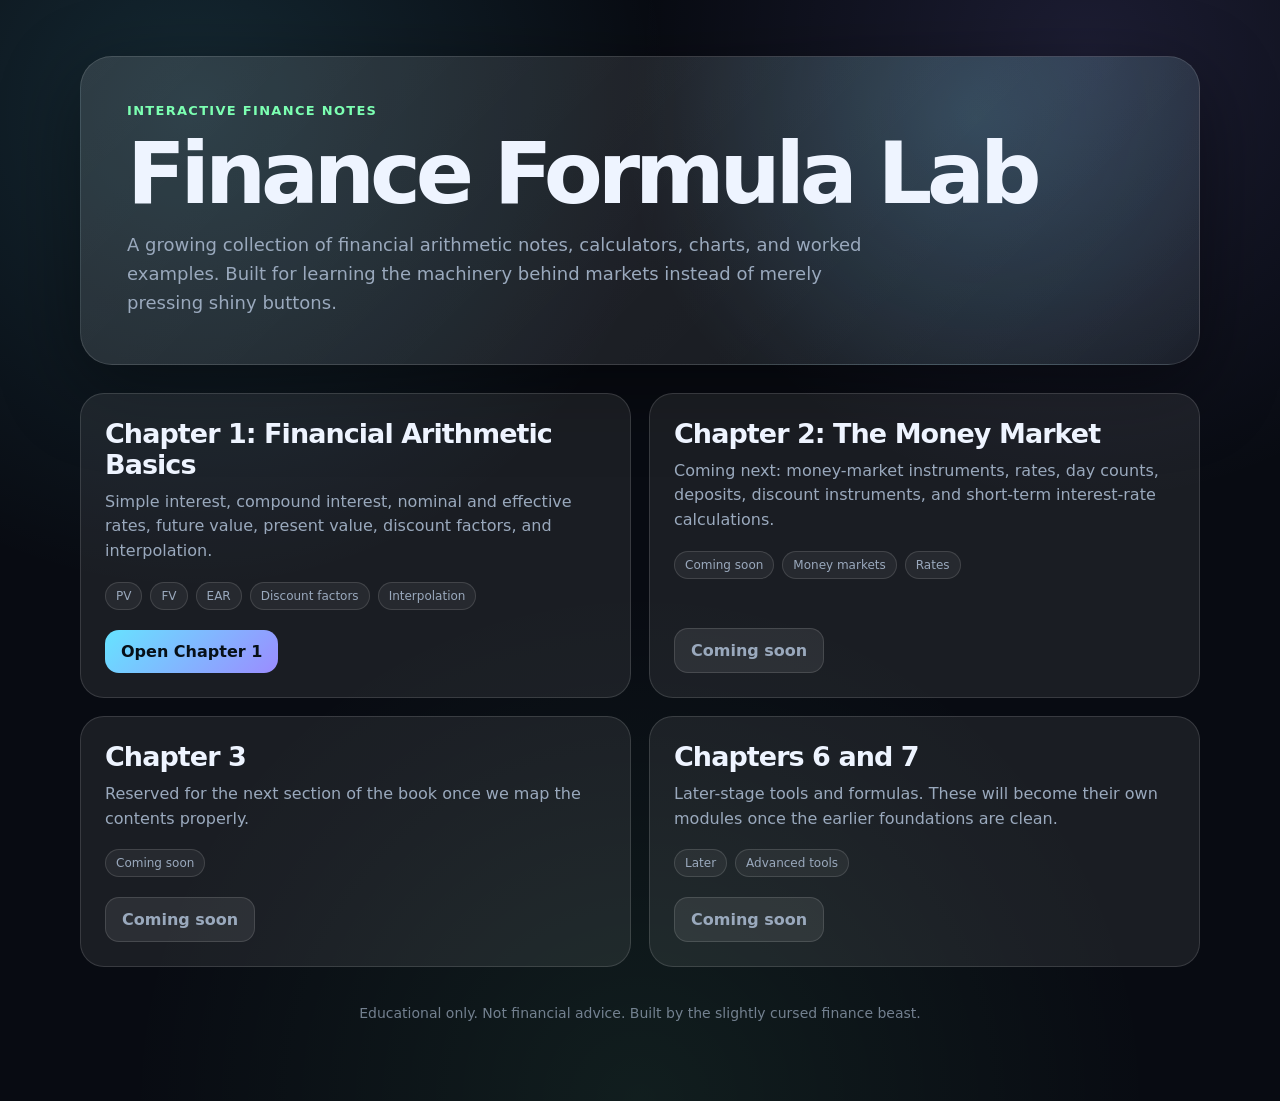
<file: index.html>
<!doctype html>
<html lang="en">
<head>
  <meta charset="utf-8" />
  <meta name="viewport" content="width=device-width, initial-scale=1" />
  <title>Finance Formula Lab</title>
  <meta name="description" content="Interactive finance formula calculators and notes." />

  <style>
    :root {
      --bg: #080b12;
      --panel: rgba(255,255,255,0.075);
      --panel-2: rgba(255,255,255,0.12);
      --text: #eef4ff;
      --muted: #9aa9bd;
      --line: rgba(255,255,255,0.13);
      --blue: #66e3ff;
      --violet: #9b8cff;
      --green: #7cffb2;
      --gold: #ffd166;
      --radius: 24px;
      --sans: Inter, ui-sans-serif, system-ui, -apple-system, BlinkMacSystemFont, "Segoe UI", sans-serif;
    }

    * {
      box-sizing: border-box;
    }

    body {
      margin: 0;
      min-height: 100vh;
      font-family: var(--sans);
      background:
        radial-gradient(circle at 15% 10%, rgba(102, 227, 255, 0.14), transparent 30rem),
        radial-gradient(circle at 85% 5%, rgba(155, 140, 255, 0.14), transparent 28rem),
        radial-gradient(circle at 50% 100%, rgba(124, 255, 178, 0.08), transparent 32rem),
        var(--bg);
      color: var(--text);
    }

    main {
      width: min(1120px, calc(100% - 40px));
      margin: 0 auto;
      padding: 56px 0 80px;
    }

    .hero {
      border: 1px solid var(--line);
      background:
        linear-gradient(135deg, rgba(255,255,255,0.12), rgba(255,255,255,0.055)),
        radial-gradient(circle at 80% 20%, rgba(102,227,255,.18), transparent 22rem);
      border-radius: 32px;
      padding: 46px;
      box-shadow: 0 24px 80px rgba(0,0,0,0.42);
    }

    .eyebrow {
      color: var(--green);
      font-size: 13px;
      font-weight: 800;
      letter-spacing: .1em;
      text-transform: uppercase;
      margin-bottom: 16px;
    }

    h1 {
      font-size: clamp(42px, 7vw, 86px);
      line-height: .92;
      letter-spacing: -0.06em;
      margin: 0 0 18px;
    }

    .hero p {
      max-width: 760px;
      color: var(--muted);
      font-size: 18px;
      line-height: 1.6;
      margin: 0;
    }

    .grid {
      display: grid;
      grid-template-columns: repeat(12, 1fr);
      gap: 18px;
      margin-top: 28px;
    }

    .card {
      grid-column: span 6;
      border: 1px solid var(--line);
      background: var(--panel);
      border-radius: var(--radius);
      padding: 24px;
      min-height: 210px;
      display: flex;
      flex-direction: column;
      justify-content: space-between;
      transition: transform .15s ease, background .15s ease, border-color .15s ease;
    }

    .card:hover {
      transform: translateY(-3px);
      background: var(--panel-2);
      border-color: rgba(102,227,255,0.35);
    }

    .card h2 {
      font-size: 27px;
      letter-spacing: -0.035em;
      margin: 0 0 10px;
    }

    .card p {
      color: var(--muted);
      line-height: 1.55;
      margin: 0;
    }

    .tag-row {
      display: flex;
      flex-wrap: wrap;
      gap: 8px;
      margin-top: 18px;
    }

    .tag {
      font-size: 12px;
      color: var(--muted);
      border: 1px solid var(--line);
      background: rgba(255,255,255,0.055);
      padding: 6px 10px;
      border-radius: 999px;
    }

    .button {
      display: inline-flex;
      align-items: center;
      justify-content: center;
      width: fit-content;
      margin-top: 20px;
      padding: 12px 16px;
      border-radius: 14px;
      background: linear-gradient(135deg, var(--blue), var(--violet));
      color: #071018;
      font-weight: 900;
      text-decoration: none;
    }

    .button.disabled {
      background: rgba(255,255,255,0.08);
      color: var(--muted);
      border: 1px solid var(--line);
      cursor: not-allowed;
    }

    .footer {
      margin-top: 38px;
      color: rgba(154,169,189,0.72);
      font-size: 14px;
      text-align: center;
    }

    @media (max-width: 800px) {
      .card {
        grid-column: 1 / -1;
      }

      .hero {
        padding: 30px;
      }
    }
  </style>
</head>

<body>
  <main>
    <section class="hero">
      <div class="eyebrow">Interactive finance notes</div>
      <h1>Finance Formula Lab</h1>
      <p>
        A growing collection of financial arithmetic notes, calculators, charts, and worked examples.
        Built for learning the machinery behind markets instead of merely pressing shiny buttons.
      </p>
    </section>

    <section class="grid">
      <article class="card">
        <div>
          <h2>Chapter 1: Financial Arithmetic Basics</h2>
          <p>
            Simple interest, compound interest, nominal and effective rates, future value,
            present value, discount factors, and interpolation.
          </p>

          <div class="tag-row">
            <span class="tag">PV</span>
            <span class="tag">FV</span>
            <span class="tag">EAR</span>
            <span class="tag">Discount factors</span>
            <span class="tag">Interpolation</span>
          </div>
        </div>

        <a class="button" href="chapter1.html">Open Chapter 1</a>
      </article>

      <article class="card">
        <div>
          <h2>Chapter 2: The Money Market</h2>
          <p>
            Coming next: money-market instruments, rates, day counts, deposits, discount instruments,
            and short-term interest-rate calculations.
          </p>

          <div class="tag-row">
            <span class="tag">Coming soon</span>
            <span class="tag">Money markets</span>
            <span class="tag">Rates</span>
          </div>
        </div>

        <span class="button disabled">Coming soon</span>
      </article>

      <article class="card">
        <div>
          <h2>Chapter 3</h2>
          <p>
            Reserved for the next section of the book once we map the contents properly.
          </p>

          <div class="tag-row">
            <span class="tag">Coming soon</span>
          </div>
        </div>

        <span class="button disabled">Coming soon</span>
      </article>

      <article class="card">
        <div>
          <h2>Chapters 6 and 7</h2>
          <p>
            Later-stage tools and formulas. These will become their own modules once the earlier foundations are clean.
          </p>

          <div class="tag-row">
            <span class="tag">Later</span>
            <span class="tag">Advanced tools</span>
          </div>
        </div>

        <span class="button disabled">Coming soon</span>
      </article>
    </section>

    <div class="footer">
      Educational only. Not financial advice. Built by the slightly cursed finance beast.
    </div>
  </main>
</body>
</html>
</file>
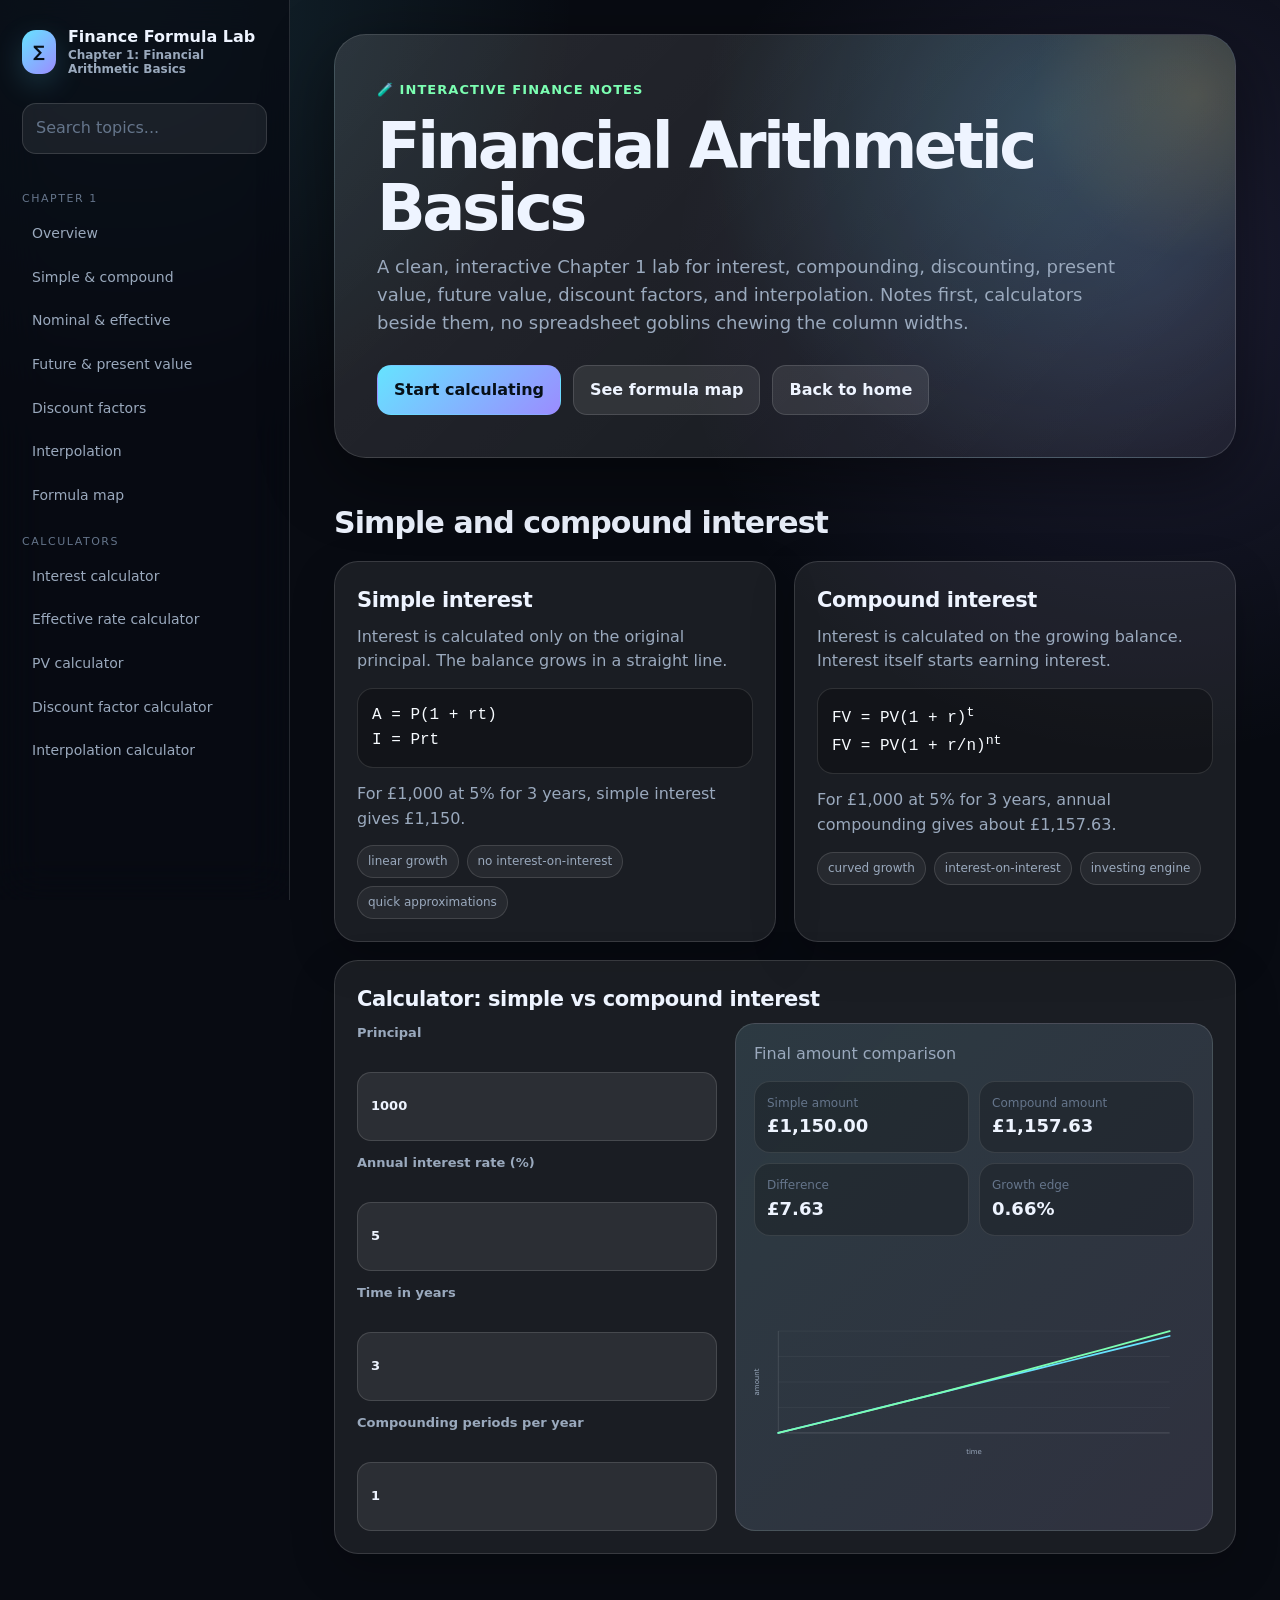
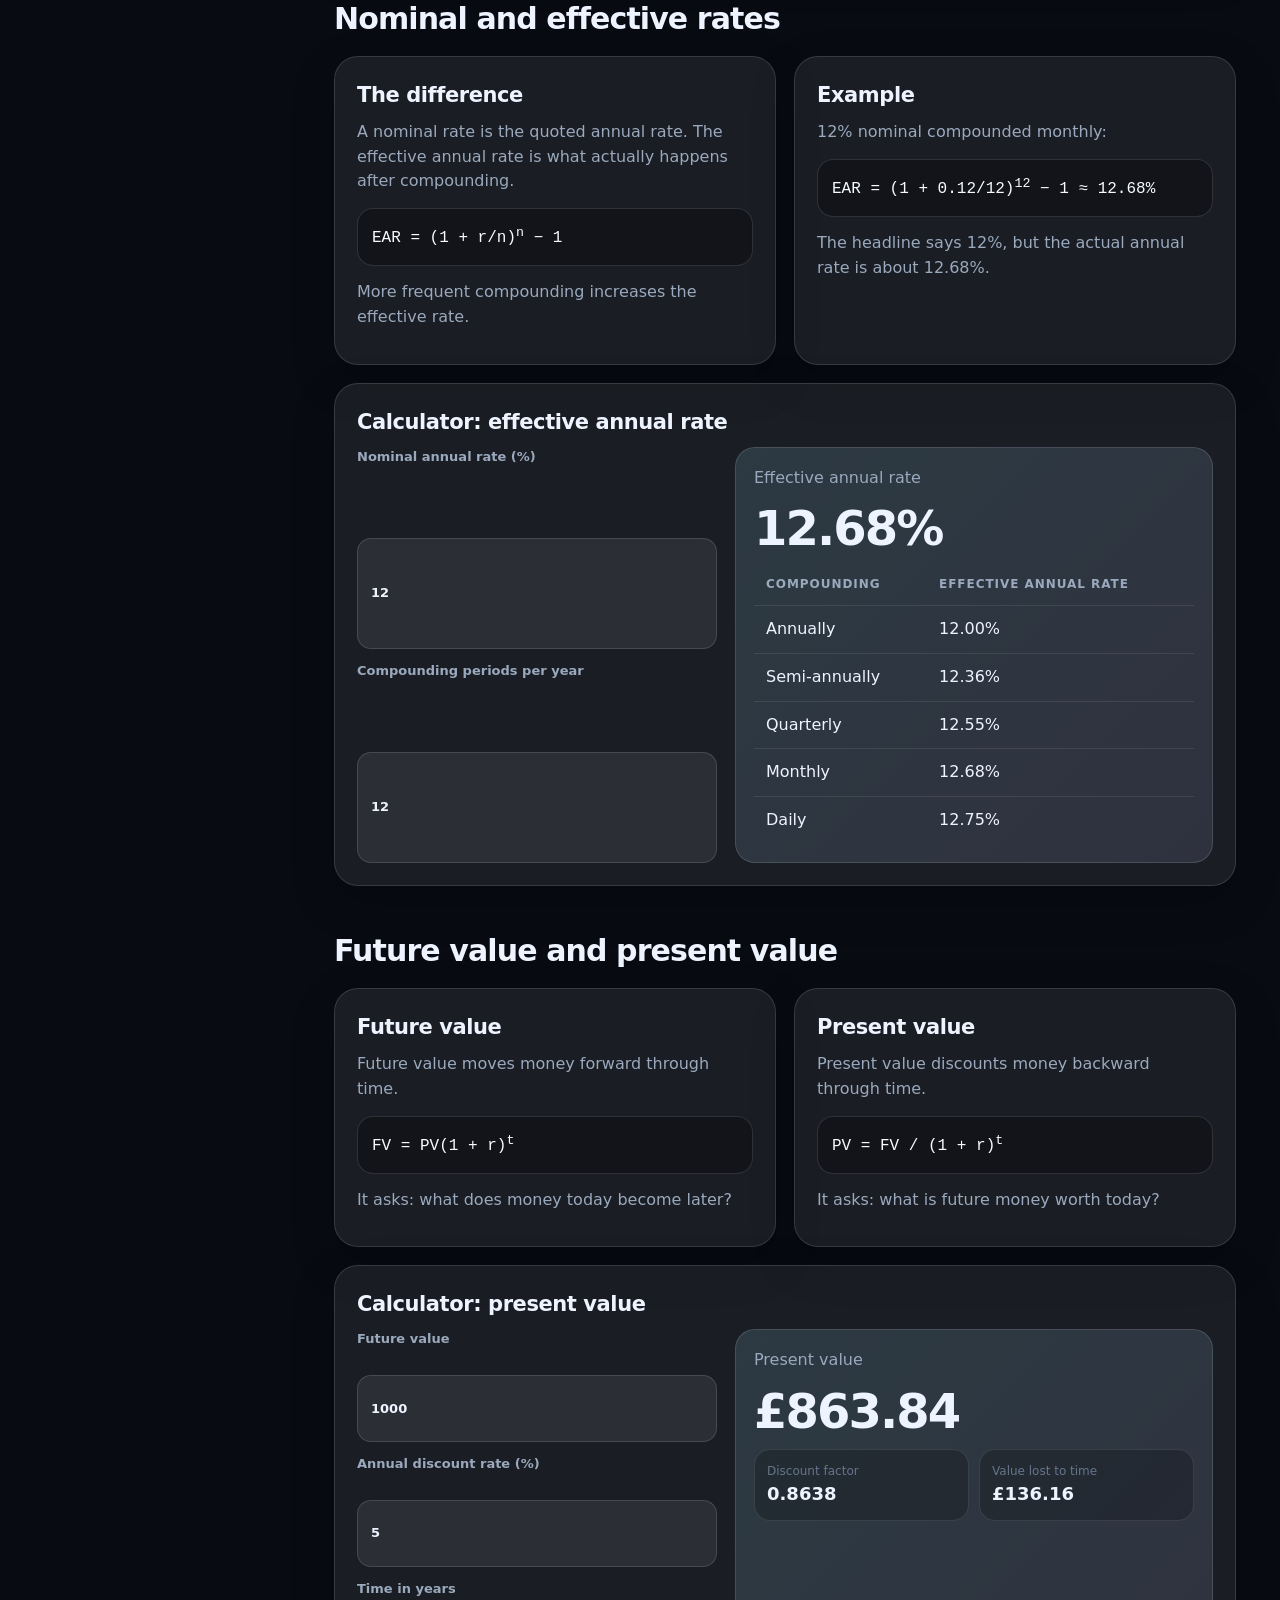
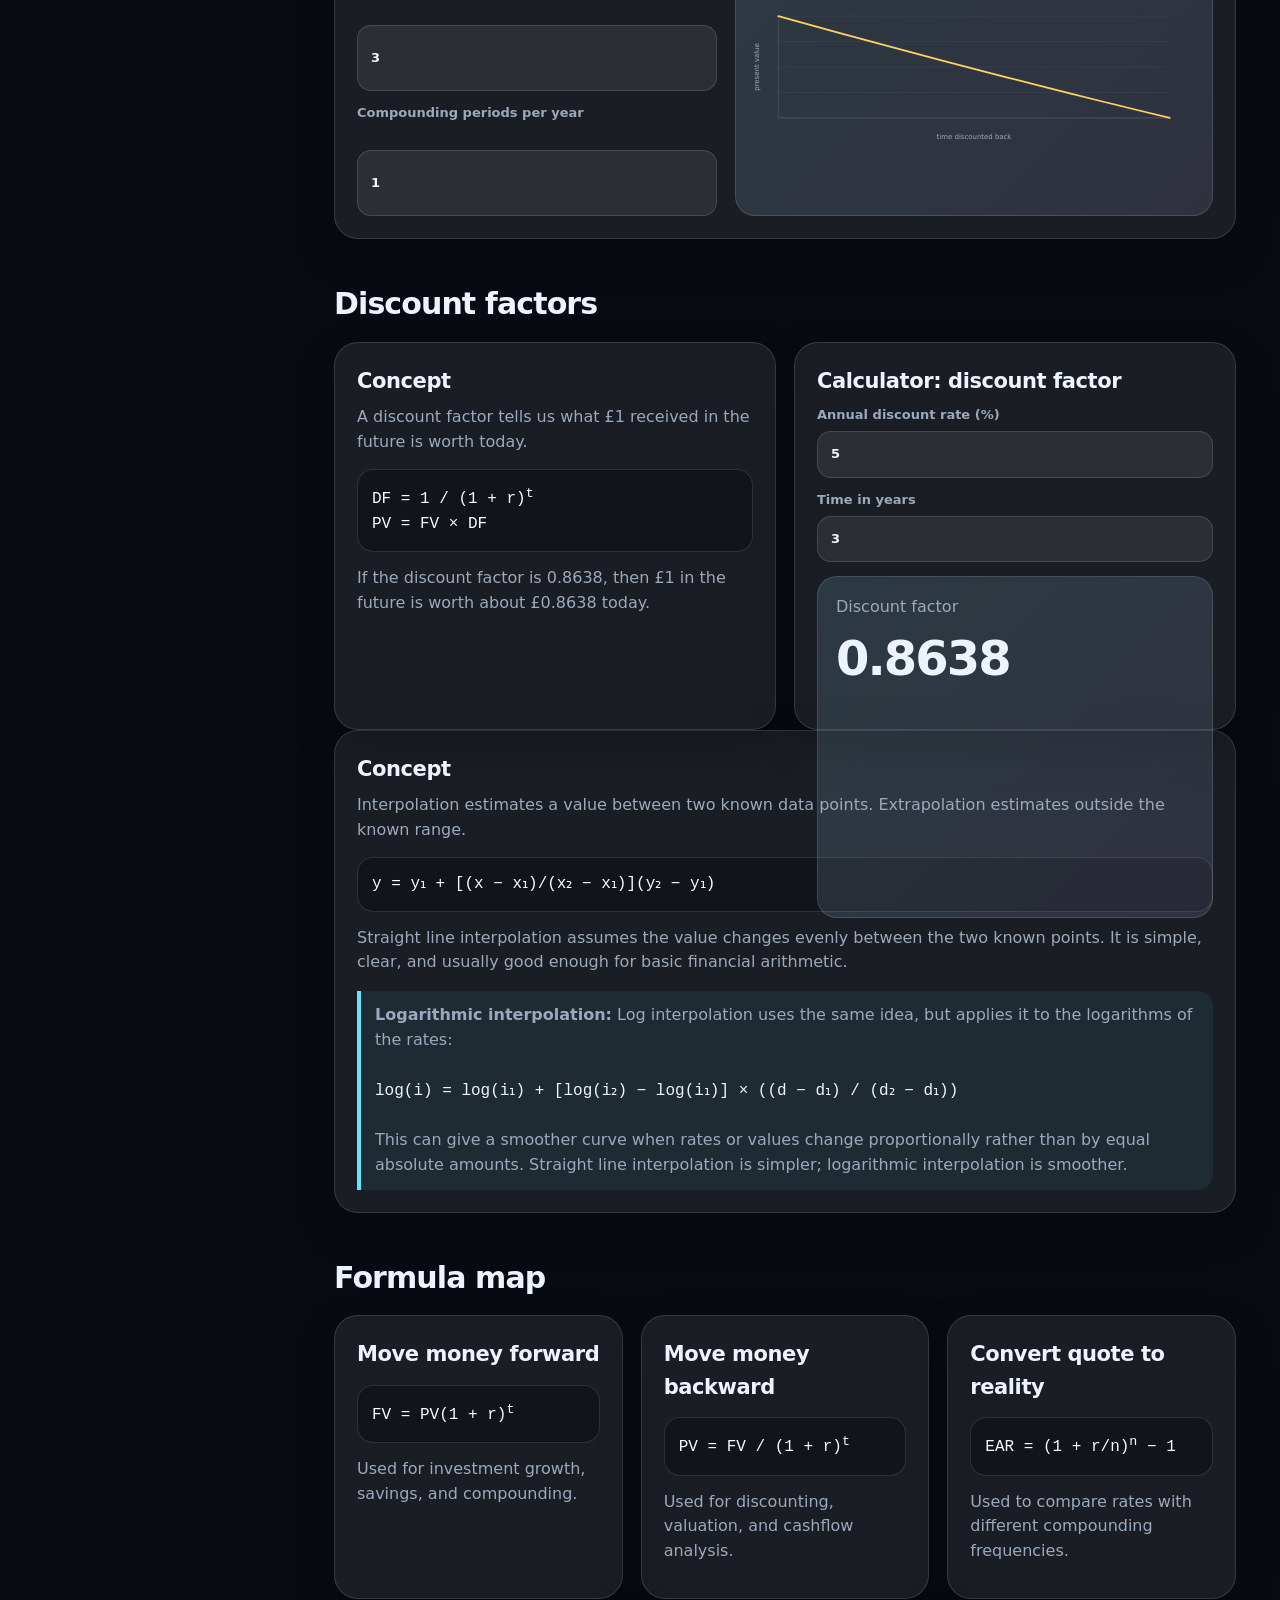
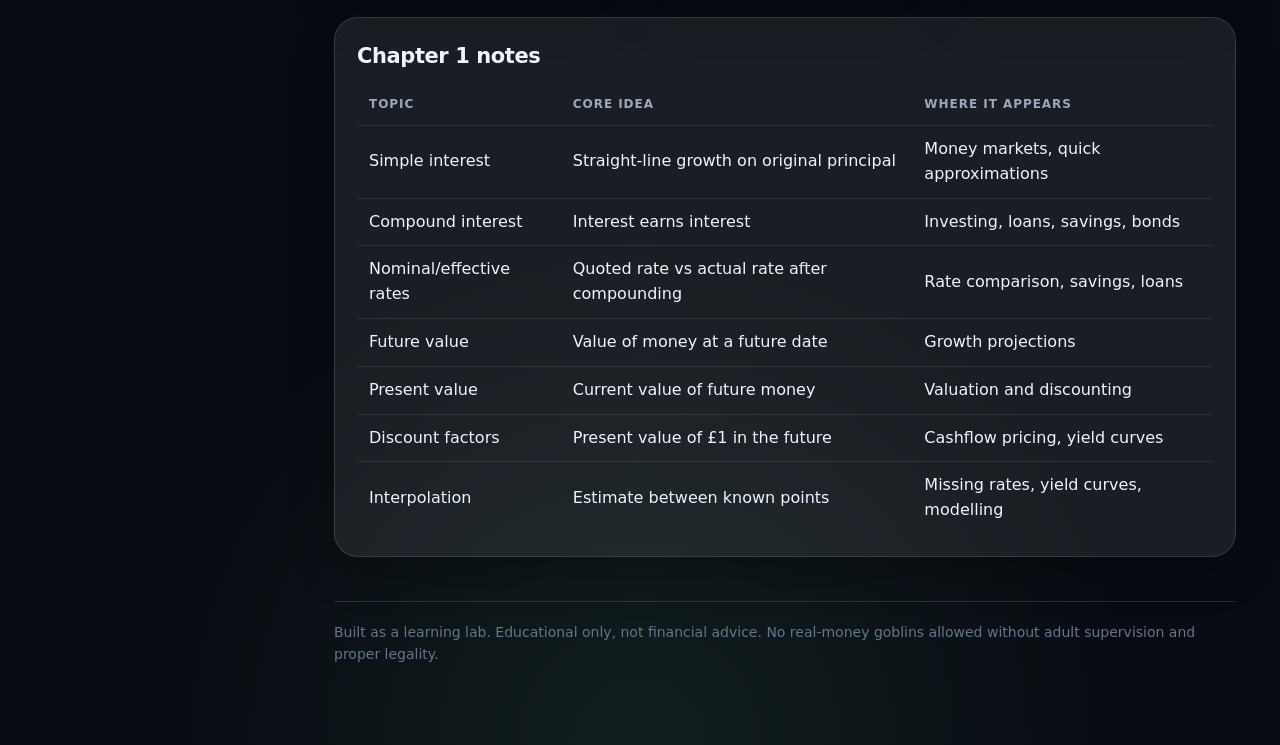
<file: chapter1.html>
<!doctype html>
<html lang="en">
<head>
  <meta charset="utf-8" />
  <meta name="viewport" content="width=device-width, initial-scale=1" />
  <title>Finance Formula Lab | Chapter 1</title>
  <meta name="description" content="Interactive Chapter 1 finance arithmetic notes and calculators." />

  <style>
    :root {
      --bg: #080b12;
      --panel: rgba(255,255,255,0.075);
      --panel-2: rgba(255,255,255,0.11);
      --panel-3: rgba(255,255,255,0.16);
      --text: #eef4ff;
      --muted: #9aa9bd;
      --faint: #65758b;
      --line: rgba(255,255,255,0.13);
      --blue: #66e3ff;
      --violet: #9b8cff;
      --green: #7CFFB2;
      --gold: #ffd166;
      --red: #ff6b7a;
      --shadow: 0 20px 70px rgba(0,0,0,0.45);
      --radius: 24px;
      --mono: ui-monospace, SFMono-Regular, Menlo, Monaco, Consolas, "Liberation Mono", monospace;
      --sans: Inter, ui-sans-serif, system-ui, -apple-system, BlinkMacSystemFont, "Segoe UI", sans-serif;
    }

    * { box-sizing: border-box; }
    html { scroll-behavior: smooth; }
    body {
      margin: 0;
      font-family: var(--sans);
      background:
        radial-gradient(circle at 10% 0%, rgba(102, 227, 255, 0.13), transparent 28rem),
        radial-gradient(circle at 90% 5%, rgba(155, 140, 255, 0.14), transparent 30rem),
        radial-gradient(circle at 50% 100%, rgba(124, 255, 178, 0.08), transparent 32rem),
        var(--bg);
      color: var(--text);
      line-height: 1.55;
    }

    a { color: inherit; text-decoration: none; }
    .shell { min-height: 100vh; display: grid; grid-template-columns: 290px 1fr; }
    .sidebar {
      position: sticky;
      top: 0;
      height: 100vh;
      padding: 28px 22px;
      border-right: 1px solid var(--line);
      background: rgba(8, 11, 18, 0.72);
      backdrop-filter: blur(22px);
      overflow-y: auto;
    }

    .brand {
      display: flex;
      align-items: center;
      gap: 12px;
      margin-bottom: 26px;
    }
    .logo {
      width: 44px;
      height: 44px;
      display: grid;
      place-items: center;
      border-radius: 14px;
      background: linear-gradient(135deg, var(--blue), var(--violet));
      color: #071018;
      font-weight: 900;
      box-shadow: 0 10px 30px rgba(102,227,255,0.18);
    }
    .brand h1 { font-size: 16px; line-height: 1.15; margin: 0; }
    .brand span { display: block; color: var(--muted); font-size: 12px; margin-top: 3px; }

    .search {
      width: 100%;
      padding: 12px 13px;
      border-radius: 14px;
      border: 1px solid var(--line);
      background: rgba(255,255,255,0.07);
      color: var(--text);
      outline: none;
      margin-bottom: 18px;
    }
    .search::placeholder { color: var(--faint); }

    .nav-title {
      font-size: 11px;
      color: var(--faint);
      text-transform: uppercase;
      letter-spacing: .14em;
      margin: 18px 0 8px;
    }
    .nav {
      display: grid;
      gap: 6px;
    }
    .nav a {
      color: var(--muted);
      padding: 8px 10px;
      border-radius: 12px;
      font-size: 14px;
    }
    .nav a:hover,
    .nav a.active {
      background: rgba(255,255,255,0.09);
      color: var(--text);
    }

    main {
      padding: 34px 44px 80px;
      max-width: 1240px;
      width: 100%;
      margin: 0 auto;
    }

    .hero {
      padding: 42px;
      border: 1px solid var(--line);
      background:
        linear-gradient(135deg, rgba(255,255,255,0.12), rgba(255,255,255,0.055)),
        radial-gradient(circle at 80% 20%, rgba(102,227,255,.18), transparent 22rem);
      border-radius: calc(var(--radius) + 8px);
      box-shadow: var(--shadow);
      position: relative;
      overflow: hidden;
    }
    .hero::after {
      content: "";
      position: absolute;
      width: 340px;
      height: 340px;
      border-radius: 999px;
      background: radial-gradient(circle, rgba(255,209,102,.16), transparent 68%);
      right: -130px;
      top: -110px;
      pointer-events: none;
    }
    .eyebrow {
      display: inline-flex;
      gap: 8px;
      align-items: center;
      color: var(--green);
      font-size: 13px;
      font-weight: 700;
      letter-spacing: .08em;
      text-transform: uppercase;
      margin-bottom: 16px;
    }
    .hero h2 {
      font-size: clamp(34px, 5vw, 68px);
      margin: 0 0 14px;
      line-height: .96;
      letter-spacing: -0.055em;
    }
    .hero p {
      max-width: 760px;
      color: var(--muted);
      font-size: 18px;
      margin: 0;
    }
    .hero-actions {
      display: flex;
      gap: 12px;
      flex-wrap: wrap;
      margin-top: 28px;
    }
    .button {
      border: 1px solid var(--line);
      background: rgba(255,255,255,0.09);
      padding: 12px 16px;
      border-radius: 14px;
      color: var(--text);
      font-weight: 800;
      cursor: pointer;
      transition: transform .15s ease, background .15s ease;
    }
    .button:hover { transform: translateY(-1px); background: rgba(255,255,255,0.14); }
    .button.primary {
      background: linear-gradient(135deg, var(--blue), var(--violet));
      color: #071018;
      border-color: transparent;
    }

    .section {
      margin-top: 34px;
      padding-top: 8px;
    }
    .section h3 {
      font-size: 30px;
      margin: 0 0 14px;
      letter-spacing: -0.03em;
    }
    .grid {
      display: grid;
      grid-template-columns: repeat(12, 1fr);
      gap: 18px;
    }
    .card {
      grid-column: span 6;
      border: 1px solid var(--line);
      background: var(--panel);
      border-radius: var(--radius);
      padding: 22px;
      box-shadow: 0 16px 44px rgba(0,0,0,0.22);
    }
    .card.full { grid-column: 1 / -1; }
    .card.third { grid-column: span 4; }
    .card h4 {
      font-size: 21px;
      margin: 0 0 8px;
      letter-spacing: -0.02em;
    }
    .card p { color: var(--muted); margin: 0 0 12px; }
    .formula {
      font-family: var(--mono);
      background: rgba(0,0,0,0.28);
      border: 1px solid rgba(255,255,255,0.12);
      border-radius: 16px;
      padding: 14px;
      color: #f7fbff;
      overflow-x: auto;
      margin: 14px 0;
    }
    .pill-row { display: flex; flex-wrap: wrap; gap: 8px; margin-top: 14px; }
    .pill {
      font-size: 12px;
      color: var(--muted);
      border: 1px solid var(--line);
      background: rgba(255,255,255,0.055);
      padding: 6px 10px;
      border-radius: 999px;
    }

    .calc {
      display: grid;
      grid-template-columns: minmax(260px, 360px) 1fr;
      gap: 18px;
      align-items: stretch;
    }
    .inputs {
      display: grid;
      gap: 12px;
    }
    label {
      display: grid;
      gap: 6px;
      color: var(--muted);
      font-size: 13px;
      font-weight: 700;
    }
    input {
      width: 100%;
      padding: 12px 13px;
      border-radius: 14px;
      border: 1px solid var(--line);
      background: rgba(255,255,255,0.08);
      color: var(--text);
      outline: none;
      font: inherit;
    }
    input:focus { border-color: rgba(102,227,255,0.55); box-shadow: 0 0 0 4px rgba(102,227,255,0.08); }
    .result-panel {
      border: 1px solid var(--line);
      background:
        linear-gradient(135deg, rgba(102,227,255,0.09), rgba(155,140,255,0.08)),
        rgba(255,255,255,0.055);
      border-radius: 20px;
      padding: 18px;
      min-height: 100%;
    }
    .big-number {
      font-size: clamp(28px, 4vw, 48px);
      line-height: 1;
      letter-spacing: -0.04em;
      margin: 8px 0 6px;
      font-weight: 900;
    }
    .sub-number { color: var(--muted); margin-bottom: 14px; }
    .mini-grid {
      display: grid;
      grid-template-columns: repeat(2, minmax(0,1fr));
      gap: 10px;
      margin-top: 14px;
    }
    .metric {
      padding: 12px;
      border-radius: 16px;
      background: rgba(0,0,0,0.22);
      border: 1px solid rgba(255,255,255,0.1);
    }
    .metric span { display: block; color: var(--faint); font-size: 12px; }
    .metric strong { font-size: 18px; }

    svg.chart {
      width: 100%;
      height: 260px;
      display: block;
      overflow: visible;
      margin-top: 16px;
    }
    .axis { stroke: rgba(255,255,255,0.20); stroke-width: 1; }
    .gridline { stroke: rgba(255,255,255,0.08); stroke-width: 1; }
    .line-blue { fill: none; stroke: var(--blue); stroke-width: 3; stroke-linecap: round; stroke-linejoin: round; }
    .line-green { fill: none; stroke: var(--green); stroke-width: 3; stroke-linecap: round; stroke-linejoin: round; }
    .line-gold { fill: none; stroke: var(--gold); stroke-width: 3; stroke-linecap: round; stroke-linejoin: round; }
    .dot { fill: var(--gold); stroke: #0b0f17; stroke-width: 3; }
    .chart-label { fill: var(--muted); font: 12px var(--sans); }

    table {
      width: 100%;
      border-collapse: collapse;
      margin-top: 12px;
      overflow: hidden;
      border-radius: 16px;
    }
    th, td {
      padding: 11px 12px;
      border-bottom: 1px solid rgba(255,255,255,0.09);
      text-align: left;
    }
    th { color: var(--muted); font-size: 12px; text-transform: uppercase; letter-spacing: .08em; }
    td { color: var(--text); }
    tr:last-child td { border-bottom: 0; }

    .note {
      border-left: 4px solid var(--blue);
      padding: 12px 14px;
      background: rgba(102,227,255,0.07);
      border-radius: 0 16px 16px 0;
      color: var(--muted);
    }

    .footer {
      margin-top: 44px;
      color: var(--faint);
      border-top: 1px solid var(--line);
      padding-top: 20px;
      font-size: 14px;
    }

    @media (max-width: 980px) {
      .shell { grid-template-columns: 1fr; }
      .sidebar { position: relative; height: auto; }
      main { padding: 22px; }
      .card, .card.third { grid-column: 1 / -1; }
      .calc { grid-template-columns: 1fr; }
    }
  </style>
</head>

<body>
  <div class="shell">
    <aside class="sidebar">
      <div class="brand">
        <div class="logo">∑</div>
        <h1>Finance Formula Lab <span>Chapter 1: Financial Arithmetic Basics</span></h1>
      </div>

      <input class="search" id="searchBox" placeholder="Search topics..." />

      <div class="nav-title">Chapter 1</div>
      <nav class="nav" id="nav">
        <a href="#overview">Overview</a>
        <a href="#simple-compound">Simple & compound</a>
        <a href="#nominal-effective">Nominal & effective</a>
        <a href="#fv-pv">Future & present value</a>
        <a href="#discount-factors">Discount factors</a>
        <a href="#interpolation">Interpolation</a>
        <a href="#glossary">Formula map</a>
      </nav>

      <div class="nav-title">Calculators</div>
      <nav class="nav">
        <a href="#calc-simple-compound">Interest calculator</a>
        <a href="#calc-effective">Effective rate calculator</a>
        <a href="#calc-pv">PV calculator</a>
        <a href="#calc-discount">Discount factor calculator</a>
        <a href="#calc-interpolation">Interpolation calculator</a>
      </nav>
    </aside>

    <main>
      <section class="hero" id="overview">
        <div class="eyebrow">🧪 Interactive finance notes</div>
        <h2>Financial Arithmetic Basics</h2>
        <p>
          A clean, interactive Chapter 1 lab for interest, compounding, discounting,
          present value, future value, discount factors, and interpolation. Notes first,
          calculators beside them, no spreadsheet goblins chewing the column widths.
        </p>
        <div class="hero-actions">
          <a class="button primary" href="#calc-simple-compound">Start calculating</a>
          <a class="button" href="#glossary">See formula map</a>
          <a class="button" href="index.html">Back to home</a>
        </div>

      </section>

      <section class="section" id="simple-compound" data-topic="simple compound interest">
        <h3>Simple and compound interest</h3>
        <div class="grid">
          <article class="card">
            <h4>Simple interest</h4>
            <p>Interest is calculated only on the original principal. The balance grows in a straight line.</p>
            <div class="formula">A = P(1 + rt)<br>I = Prt</div>
            <p>For £1,000 at 5% for 3 years, simple interest gives £1,150.</p>
            <div class="pill-row">
              <span class="pill">linear growth</span>
              <span class="pill">no interest-on-interest</span>
              <span class="pill">quick approximations</span>
            </div>
          </article>

          <article class="card">
            <h4>Compound interest</h4>
            <p>Interest is calculated on the growing balance. Interest itself starts earning interest.</p>
            <div class="formula">FV = PV(1 + r)<sup>t</sup><br>FV = PV(1 + r/n)<sup>nt</sup></div>
            <p>For £1,000 at 5% for 3 years, annual compounding gives about £1,157.63.</p>
            <div class="pill-row">
              <span class="pill">curved growth</span>
              <span class="pill">interest-on-interest</span>
              <span class="pill">investing engine</span>
            </div>
          </article>

          <article class="card full" id="calc-simple-compound">
            <h4>Calculator: simple vs compound interest</h4>
            <div class="calc">
              <div class="inputs">
                <label>Principal
                  <input id="sc-principal" type="number" value="1000" step="50">
                </label>
                <label>Annual interest rate (%)
                  <input id="sc-rate" type="number" value="5" step="0.1">
                </label>
                <label>Time in years
                  <input id="sc-years" type="number" value="3" step="0.5">
                </label>
                <label>Compounding periods per year
                  <input id="sc-compounds" type="number" value="1" min="1" step="1">
                </label>
              </div>
              <div class="result-panel">
                <div class="sub-number">Final amount comparison</div>
                <div class="mini-grid">
                  <div class="metric"><span>Simple amount</span><strong id="sc-simple">£0.00</strong></div>
                  <div class="metric"><span>Compound amount</span><strong id="sc-compound">£0.00</strong></div>
                  <div class="metric"><span>Difference</span><strong id="sc-diff">£0.00</strong></div>
                  <div class="metric"><span>Growth edge</span><strong id="sc-edge">0.00%</strong></div>
                </div>
                <svg class="chart" id="sc-chart" viewBox="0 0 760 260" role="img" aria-label="Interest growth chart"></svg>
              </div>
            </div>
          </article>
        </div>
      </section>

      <section class="section" id="nominal-effective" data-topic="nominal effective rates">
        <h3>Nominal and effective rates</h3>
        <div class="grid">
          <article class="card">
            <h4>The difference</h4>
            <p>A nominal rate is the quoted annual rate. The effective annual rate is what actually happens after compounding.</p>
            <div class="formula">EAR = (1 + r/n)<sup>n</sup> − 1</div>
            <p>More frequent compounding increases the effective rate.</p>
          </article>

          <article class="card">
            <h4>Example</h4>
            <p>12% nominal compounded monthly:</p>
            <div class="formula">EAR = (1 + 0.12/12)<sup>12</sup> − 1 ≈ 12.68%</div>
            <p>The headline says 12%, but the actual annual rate is about 12.68%.</p>
          </article>

          <article class="card full" id="calc-effective">
            <h4>Calculator: effective annual rate</h4>
            <div class="calc">
              <div class="inputs">
                <label>Nominal annual rate (%)
                  <input id="er-rate" type="number" value="12" step="0.1">
                </label>
                <label>Compounding periods per year
                  <input id="er-n" type="number" value="12" min="1" step="1">
                </label>
              </div>
              <div class="result-panel">
                <div class="sub-number">Effective annual rate</div>
                <div class="big-number" id="er-output">0.00%</div>
                <table>
                  <thead><tr><th>Compounding</th><th>Effective annual rate</th></tr></thead>
                  <tbody id="er-table"></tbody>
                </table>
              </div>
            </div>
          </article>
        </div>
      </section>

      <section class="section" id="fv-pv" data-topic="future value present value time value of money">
        <h3>Future value and present value</h3>
        <div class="grid">
          <article class="card">
            <h4>Future value</h4>
            <p>Future value moves money forward through time.</p>
            <div class="formula">FV = PV(1 + r)<sup>t</sup></div>
            <p>It asks: what does money today become later?</p>
          </article>

          <article class="card">
            <h4>Present value</h4>
            <p>Present value discounts money backward through time.</p>
            <div class="formula">PV = FV / (1 + r)<sup>t</sup></div>
            <p>It asks: what is future money worth today?</p>
          </article>

          <article class="card full" id="calc-pv">
            <h4>Calculator: present value</h4>
            <div class="calc">
              <div class="inputs">
                <label>Future value
                  <input id="pv-fv" type="number" value="1000" step="50">
                </label>
                <label>Annual discount rate (%)
                  <input id="pv-rate" type="number" value="5" step="0.1">
                </label>
                <label>Time in years
                  <input id="pv-years" type="number" value="3" step="0.5">
                </label>
                <label>Compounding periods per year
                  <input id="pv-n" type="number" value="1" min="1" step="1">
                </label>
              </div>
              <div class="result-panel">
                <div class="sub-number">Present value</div>
                <div class="big-number" id="pv-output">£0.00</div>
                <div class="mini-grid">
                  <div class="metric"><span>Discount factor</span><strong id="pv-df">0.0000</strong></div>
                  <div class="metric"><span>Value lost to time</span><strong id="pv-loss">£0.00</strong></div>
                </div>
                <svg class="chart" id="pv-chart" viewBox="0 0 760 260" role="img" aria-label="Present value chart"></svg>
              </div>
            </div>
          </article>
        </div>
      </section>

      <section class="section" id="discount-factors" data-topic="discount factors">
        <h3>Discount factors</h3>
        <div class="grid">
          <article class="card">
            <h4>Concept</h4>
            <p>A discount factor tells us what £1 received in the future is worth today.</p>
            <div class="formula">DF = 1 / (1 + r)<sup>t</sup><br>PV = FV × DF</div>
            <p>If the discount factor is 0.8638, then £1 in the future is worth about £0.8638 today.</p>
          </article>

          <article class="card" id="calc-discount">
            <h4>Calculator: discount factor</h4>
            <div class="inputs">
              <label>Annual discount rate (%)
                <input id="df-rate" type="number" value="5" step="0.1">
              </label>
              <label>Time in years
                <input id="df-years" type="number" value="3" step="0.5">
              </label>
            </div>
            <div class="result-panel" style="margin-top:14px">
              <div class="sub-number">Discount factor</div>
              <div class="big-number" id="df-output">0.0000</div>
            </div>
          </article>
        </div>
      </section>

<article class="card">
  <h4>Concept</h4>

  <p>
    Interpolation estimates a value between two known data points.
    Extrapolation estimates outside the known range.
  </p>

  <div class="formula">
    y = y₁ + [(x − x₁)/(x₂ − x₁)](y₂ − y₁)
  </div>

  <p>
    Straight line interpolation assumes the value changes evenly between the two known points.
    It is simple, clear, and usually good enough for basic financial arithmetic.
  </p>

  <div class="note" style="margin-top:16px;">
    <strong>Logarithmic interpolation:</strong>
    Log interpolation uses the same idea, but applies it to the logarithms of the rates:
    <br><br>
    <span style="font-family:var(--mono); color:var(--text);">
      log(i) = log(i₁) + [log(i₂) − log(i₁)] × ((d − d₁) / (d₂ − d₁))
    </span>
    <br><br>
    This can give a smoother curve when rates or values change proportionally rather than by equal absolute amounts.
    Straight line interpolation is simpler; logarithmic interpolation is smoother.
  </div>
</article>
   

      <section class="section" id="glossary" data-topic="formula map variables chapter">
        <h3>Formula map</h3>
        <div class="grid">
          <article class="card third">
            <h4>Move money forward</h4>
            <div class="formula">FV = PV(1 + r)<sup>t</sup></div>
            <p>Used for investment growth, savings, and compounding.</p>
          </article>
          <article class="card third">
            <h4>Move money backward</h4>
            <div class="formula">PV = FV / (1 + r)<sup>t</sup></div>
            <p>Used for discounting, valuation, and cashflow analysis.</p>
          </article>
          <article class="card third">
            <h4>Convert quote to reality</h4>
            <div class="formula">EAR = (1 + r/n)<sup>n</sup> − 1</div>
            <p>Used to compare rates with different compounding frequencies.</p>
          </article>

          <article class="card full">
            <h4>Chapter 1 notes</h4>
            <table>
              <thead><tr><th>Topic</th><th>Core idea</th><th>Where it appears</th></tr></thead>
              <tbody>
                <tr><td>Simple interest</td><td>Straight-line growth on original principal</td><td>Money markets, quick approximations</td></tr>
                <tr><td>Compound interest</td><td>Interest earns interest</td><td>Investing, loans, savings, bonds</td></tr>
                <tr><td>Nominal/effective rates</td><td>Quoted rate vs actual rate after compounding</td><td>Rate comparison, savings, loans</td></tr>
                <tr><td>Future value</td><td>Value of money at a future date</td><td>Growth projections</td></tr>
                <tr><td>Present value</td><td>Current value of future money</td><td>Valuation and discounting</td></tr>
                <tr><td>Discount factors</td><td>Present value of £1 in the future</td><td>Cashflow pricing, yield curves</td></tr>
                <tr><td>Interpolation</td><td>Estimate between known points</td><td>Missing rates, yield curves, modelling</td></tr>
              </tbody>
            </table>
          </article>
        </div>
      </section>

      <div class="footer">
        Built as a learning lab. Educational only, not financial advice. No real-money goblins allowed without adult supervision and proper legality.
      </div>
    </main>
  </div>

  <script>
    const money = new Intl.NumberFormat("en-GB", { style: "currency", currency: "GBP" });
    const pct = (x, dp = 2) => `${(x * 100).toFixed(dp)}%`;
    const num = (id) => Number(document.getElementById(id).value || 0);

    function pointsToPath(points, w=700, h=200, pad=30) {
      const xs = points.map(p => p.x), ys = points.map(p => p.y);
      const minX = Math.min(...xs), maxX = Math.max(...xs);
      const minY = Math.min(...ys), maxY = Math.max(...ys);
      const spanX = maxX - minX || 1;
      const spanY = maxY - minY || 1;
      return points.map((p, i) => {
        const x = pad + ((p.x - minX) / spanX) * (w - pad * 2);
        const y = pad + (1 - ((p.y - minY) / spanY)) * (h - pad * 2);
        return `${i === 0 ? "M" : "L"} ${x.toFixed(2)} ${y.toFixed(2)}`;
      }).join(" ");
    }

    function drawLineChart(svgId, series, labels = {}) {
      const svg = document.getElementById(svgId);
      const w = 760, h = 260, pad = 42;
      const all = series.flatMap(s => s.points);
      const xs = all.map(p => p.x), ys = all.map(p => p.y);
      const minX = Math.min(...xs), maxX = Math.max(...xs);
      const minY = Math.min(...ys), maxY = Math.max(...ys);
      const safeSpanY = (maxY - minY) || 1;

      function sx(x) { return pad + ((x - minX) / ((maxX - minX) || 1)) * (w - pad * 2); }
      function sy(y) { return pad + (1 - ((y - minY) / safeSpanY)) * (h - pad * 2); }

      let html = "";
      for (let i = 0; i <= 4; i++) {
        const y = pad + i * ((h - pad * 2) / 4);
        html += `<line class="gridline" x1="${pad}" y1="${y}" x2="${w-pad}" y2="${y}"></line>`;
      }
      html += `<line class="axis" x1="${pad}" y1="${h-pad}" x2="${w-pad}" y2="${h-pad}"></line>`;
      html += `<line class="axis" x1="${pad}" y1="${pad}" x2="${pad}" y2="${h-pad}"></line>`;

      for (const s of series) {
        const d = s.points.map((p, i) => `${i ? "L" : "M"} ${sx(p.x).toFixed(2)} ${sy(p.y).toFixed(2)}`).join(" ");
        html += `<path class="${s.className}" d="${d}"></path>`;
      }

      if (labels.x) html += `<text class="chart-label" x="${w/2}" y="${h-6}" text-anchor="middle">${labels.x}</text>`;
      if (labels.y) html += `<text class="chart-label" x="8" y="${h/2}" transform="rotate(-90 8 ${h/2})" text-anchor="middle">${labels.y}</text>`;

      svg.innerHTML = html;
    }

    function drawInterpolationChart() {
      const x1 = num("ip-x1"), x2 = num("ip-x2"), x = num("ip-x");
      const y1 = num("ip-y1"), y2 = num("ip-y2");
      const y = y1 + ((x - x1) / (x2 - x1 || 1)) * (y2 - y1);
      document.getElementById("ip-output").textContent = `${y.toFixed(2)}%`;

      const svg = document.getElementById("ip-chart");
      const w = 760, h = 260, pad = 50;
      const minX = Math.min(x1, x2, x), maxX = Math.max(x1, x2, x);
      const minY = Math.min(y1, y2, y), maxY = Math.max(y1, y2, y);
      const sx = val => pad + ((val - minX) / ((maxX - minX) || 1)) * (w - pad*2);
      const sy = val => pad + (1 - ((val - minY) / ((maxY - minY) || 1))) * (h - pad*2);

      svg.innerHTML = `
        <line class="axis" x1="${pad}" y1="${h-pad}" x2="${w-pad}" y2="${h-pad}"></line>
        <line class="axis" x1="${pad}" y1="${pad}" x2="${pad}" y2="${h-pad}"></line>
        <path class="line-gold" d="M ${sx(x1)} ${sy(y1)} L ${sx(x2)} ${sy(y2)}"></path>
        <circle class="dot" cx="${sx(x1)}" cy="${sy(y1)}" r="7"></circle>
        <circle class="dot" cx="${sx(x2)}" cy="${sy(y2)}" r="7"></circle>
        <circle class="dot" cx="${sx(x)}" cy="${sy(y)}" r="8"></circle>
        <text class="chart-label" x="${sx(x)}" y="${sy(y)-14}" text-anchor="middle">estimate: ${y.toFixed(2)}%</text>
        <text class="chart-label" x="${w/2}" y="${h-6}" text-anchor="middle">x value</text>
        <text class="chart-label" x="10" y="${h/2}" transform="rotate(-90 10 ${h/2})" text-anchor="middle">y value</text>
      `;
    }

    function updateSimpleCompound() {
      const P = num("sc-principal");
      const r = num("sc-rate") / 100;
      const t = num("sc-years");
      const n = Math.max(num("sc-compounds"), 1);

      const simple = P * (1 + r * t);
      const compound = P * Math.pow(1 + r / n, n * t);
      const diff = compound - simple;

      document.getElementById("sc-simple").textContent = money.format(simple);
      document.getElementById("sc-compound").textContent = money.format(compound);
      document.getElementById("sc-diff").textContent = money.format(diff);
      document.getElementById("sc-edge").textContent = pct(diff / simple);

      const steps = Math.max(2, Math.ceil(t * 4));
      const simplePts = [], compPts = [];
      for (let i = 0; i <= steps; i++) {
        const year = (t / steps) * i;
        simplePts.push({ x: year, y: P * (1 + r * year) });
        compPts.push({ x: year, y: P * Math.pow(1 + r / n, n * year) });
      }
      drawLineChart("sc-chart", [
        { points: simplePts, className: "line-blue" },
        { points: compPts, className: "line-green" }
      ], { x: "time", y: "amount" });
    }

    function updateEffectiveRate() {
      const r = num("er-rate") / 100;
      const n = Math.max(num("er-n"), 1);
      const ear = Math.pow(1 + r/n, n) - 1;
      document.getElementById("er-output").textContent = pct(ear);

      const options = [
        ["Annually", 1],
        ["Semi-annually", 2],
        ["Quarterly", 4],
        ["Monthly", 12],
        ["Daily", 365]
      ];
      document.getElementById("er-table").innerHTML = options.map(([name, periods]) => {
        const value = Math.pow(1 + r/periods, periods) - 1;
        return `<tr><td>${name}</td><td>${pct(value)}</td></tr>`;
      }).join("");
    }

    function updatePV() {
      const FV = num("pv-fv");
      const r = num("pv-rate") / 100;
      const t = num("pv-years");
      const n = Math.max(num("pv-n"), 1);
      const df = 1 / Math.pow(1 + r/n, n*t);
      const pv = FV * df;
      document.getElementById("pv-output").textContent = money.format(pv);
      document.getElementById("pv-df").textContent = df.toFixed(4);
      document.getElementById("pv-loss").textContent = money.format(FV - pv);

      const steps = Math.max(2, Math.ceil(t * 4));
      const pts = [];
      for (let i = 0; i <= steps; i++) {
        const year = (t / steps) * i;
        const value = FV / Math.pow(1 + r/n, n*year);
        pts.push({ x: year, y: value });
      }
      drawLineChart("pv-chart", [{ points: pts, className: "line-gold" }], { x: "time discounted back", y: "present value" });
    }

    function updateDF() {
      const r = num("df-rate") / 100;
      const t = num("df-years");
      const df = 1 / Math.pow(1 + r, t);
      document.getElementById("df-output").textContent = df.toFixed(4);
    }

    function updateAll() {
      updateSimpleCompound();
      updateEffectiveRate();
      updatePV();
      updateDF();
      drawInterpolationChart();
    }

    document.querySelectorAll("input").forEach(input => input.addEventListener("input", updateAll));
    updateAll();

    const navLinks = [...document.querySelectorAll(".nav a")];
    const sectionIds = navLinks.map(a => a.getAttribute("href")).filter(h => h.startsWith("#"));
    const observer = new IntersectionObserver((entries) => {
      entries.forEach(entry => {
        if (entry.isIntersecting) {
          navLinks.forEach(a => a.classList.toggle("active", a.getAttribute("href") === `#${entry.target.id}`));
        }
      });
    }, { rootMargin: "-30% 0px -55% 0px" });

    sectionIds.forEach(id => {
      const el = document.querySelector(id);
      if (el) observer.observe(el);
    });

    document.getElementById("searchBox").addEventListener("input", (e) => {
      const q = e.target.value.trim().toLowerCase();
      document.querySelectorAll("[data-topic]").forEach(section => {
        const text = (section.dataset.topic + " " + section.innerText).toLowerCase();
        section.style.display = !q || text.includes(q) ? "" : "none";
      });
    });
  </script>
</body>
</html>
</file>
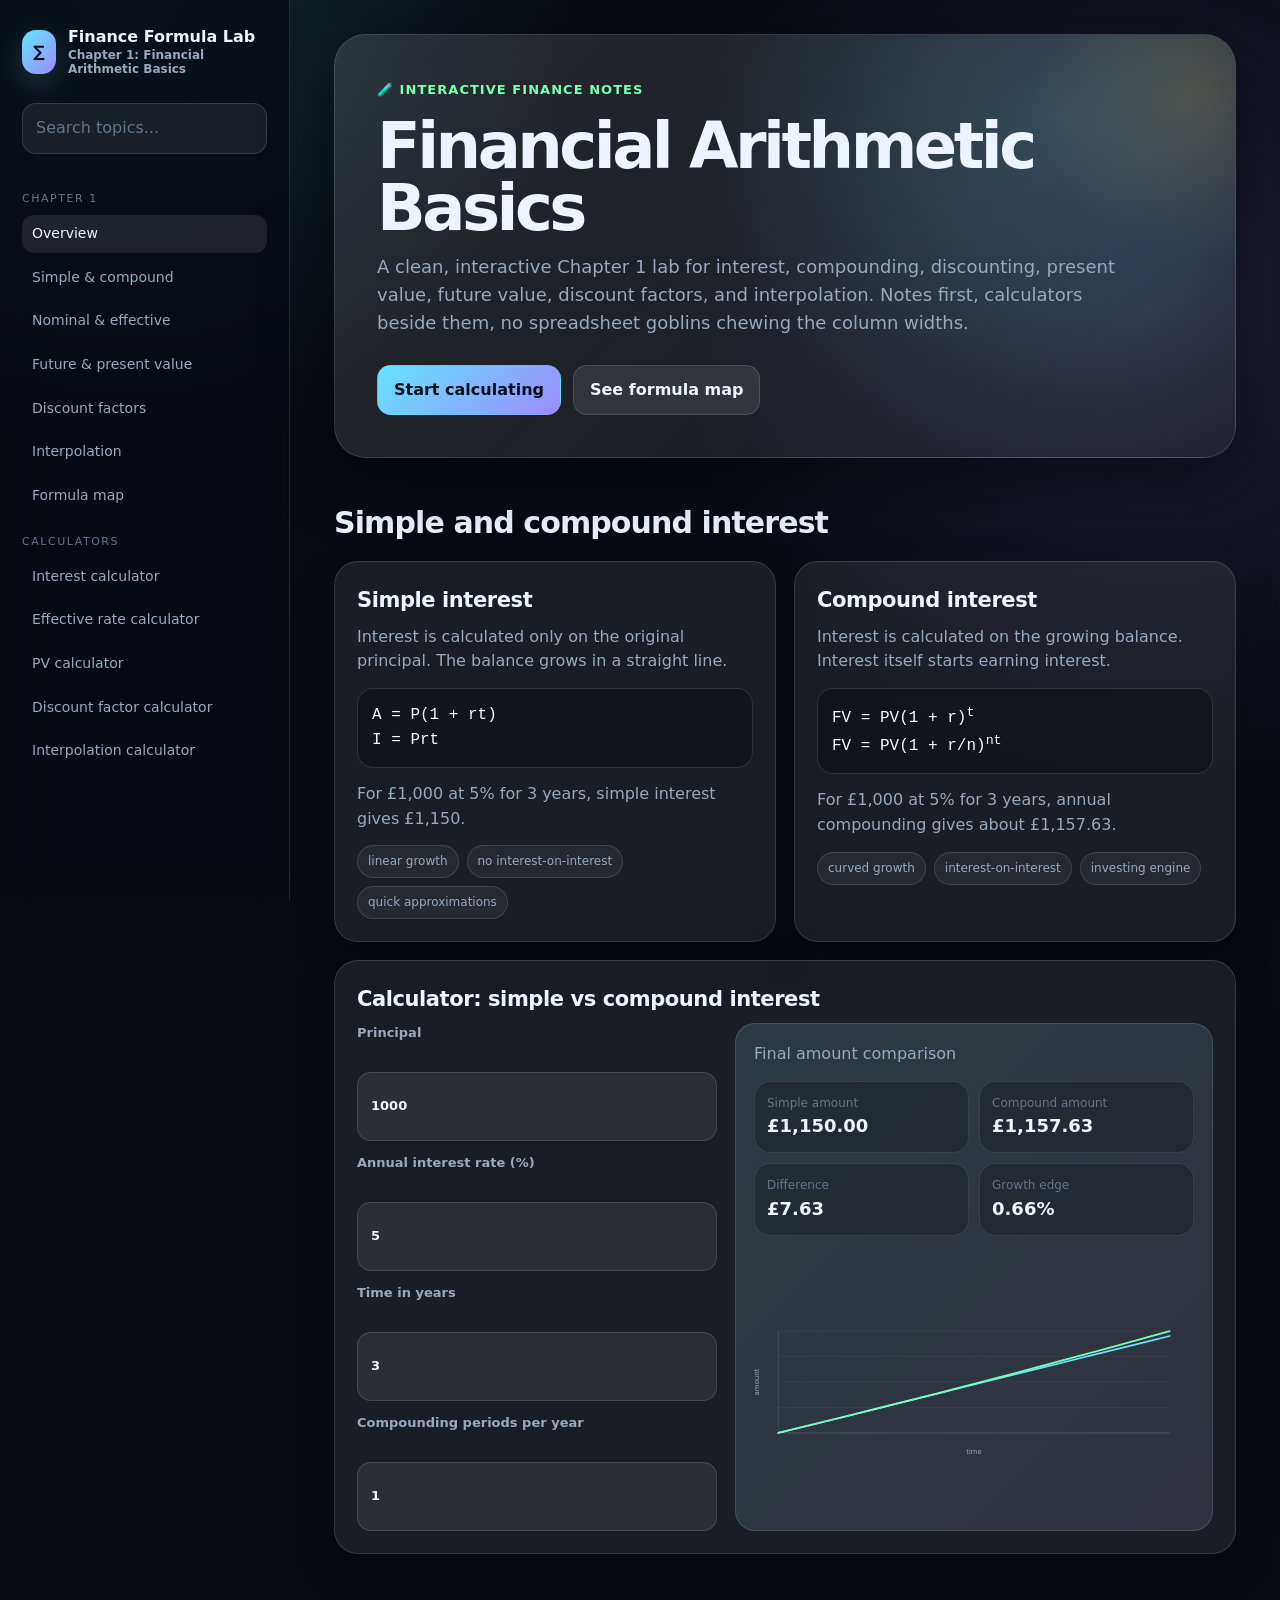
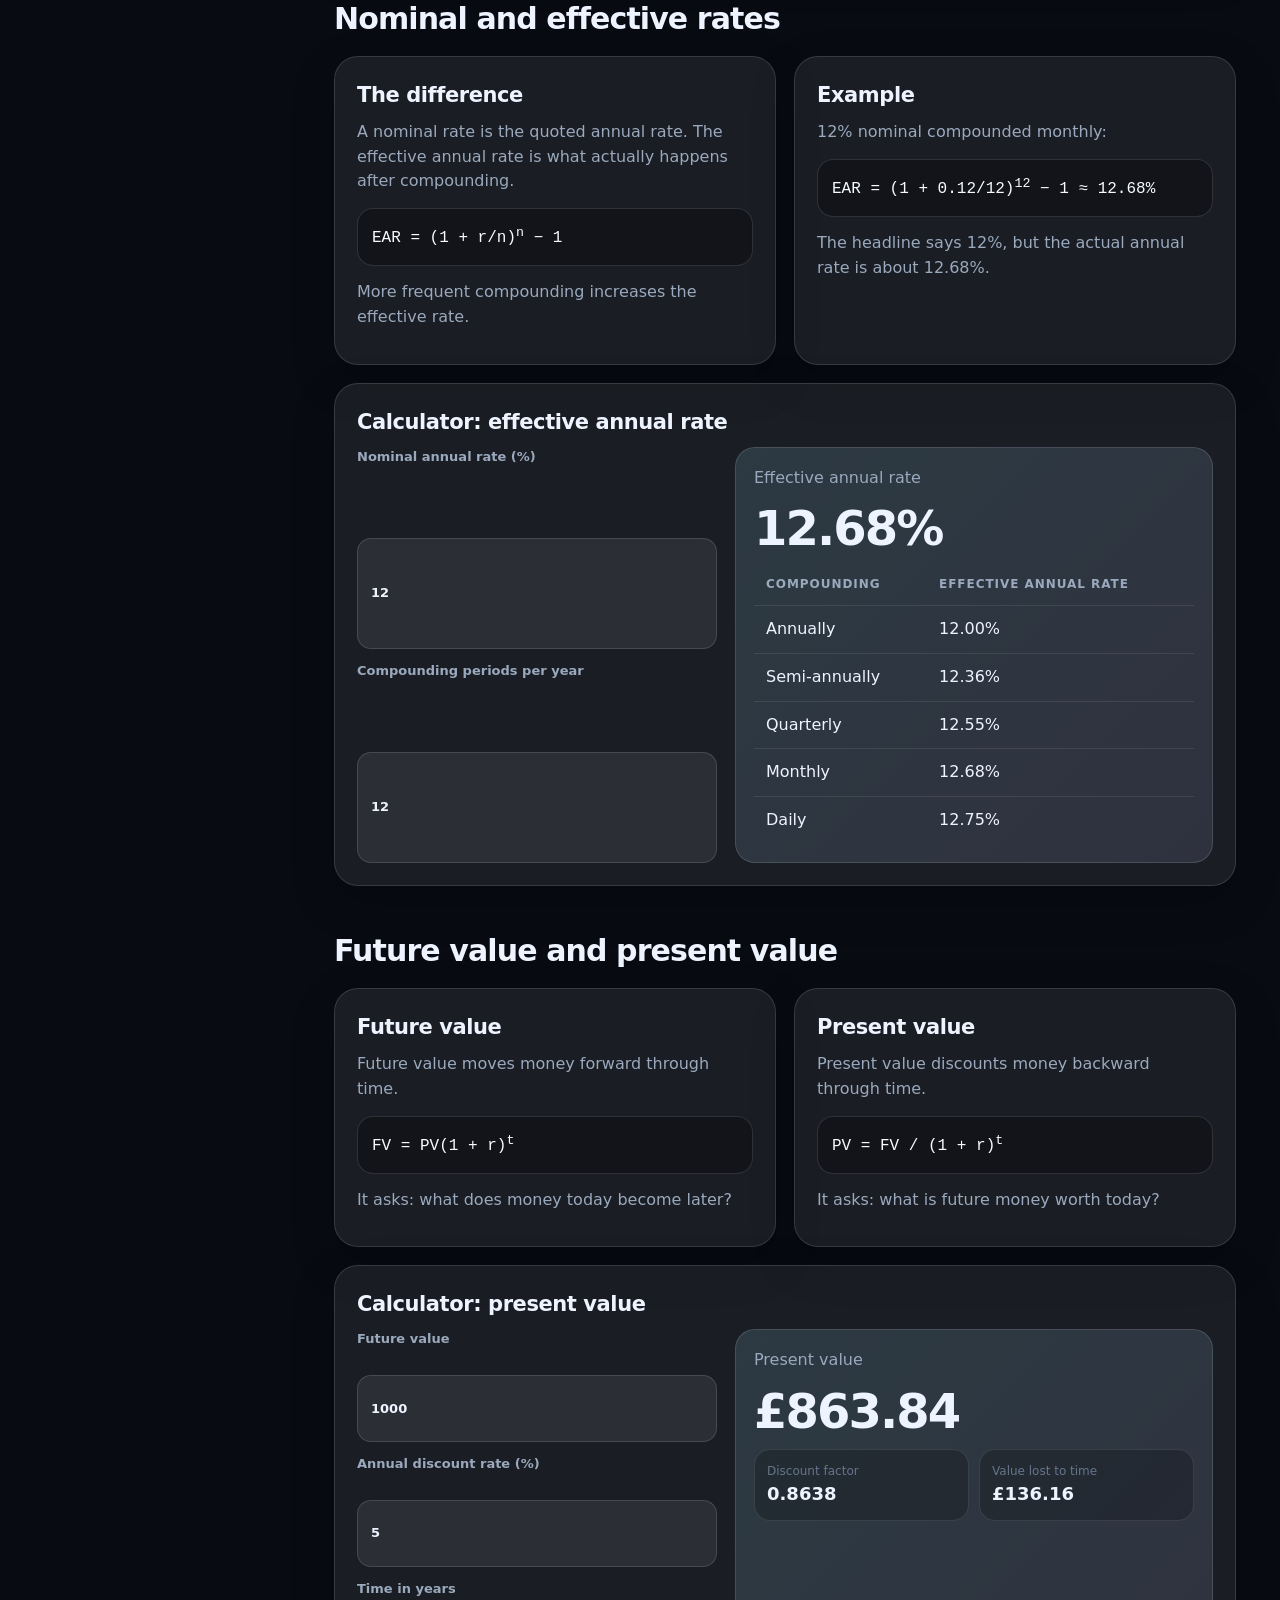
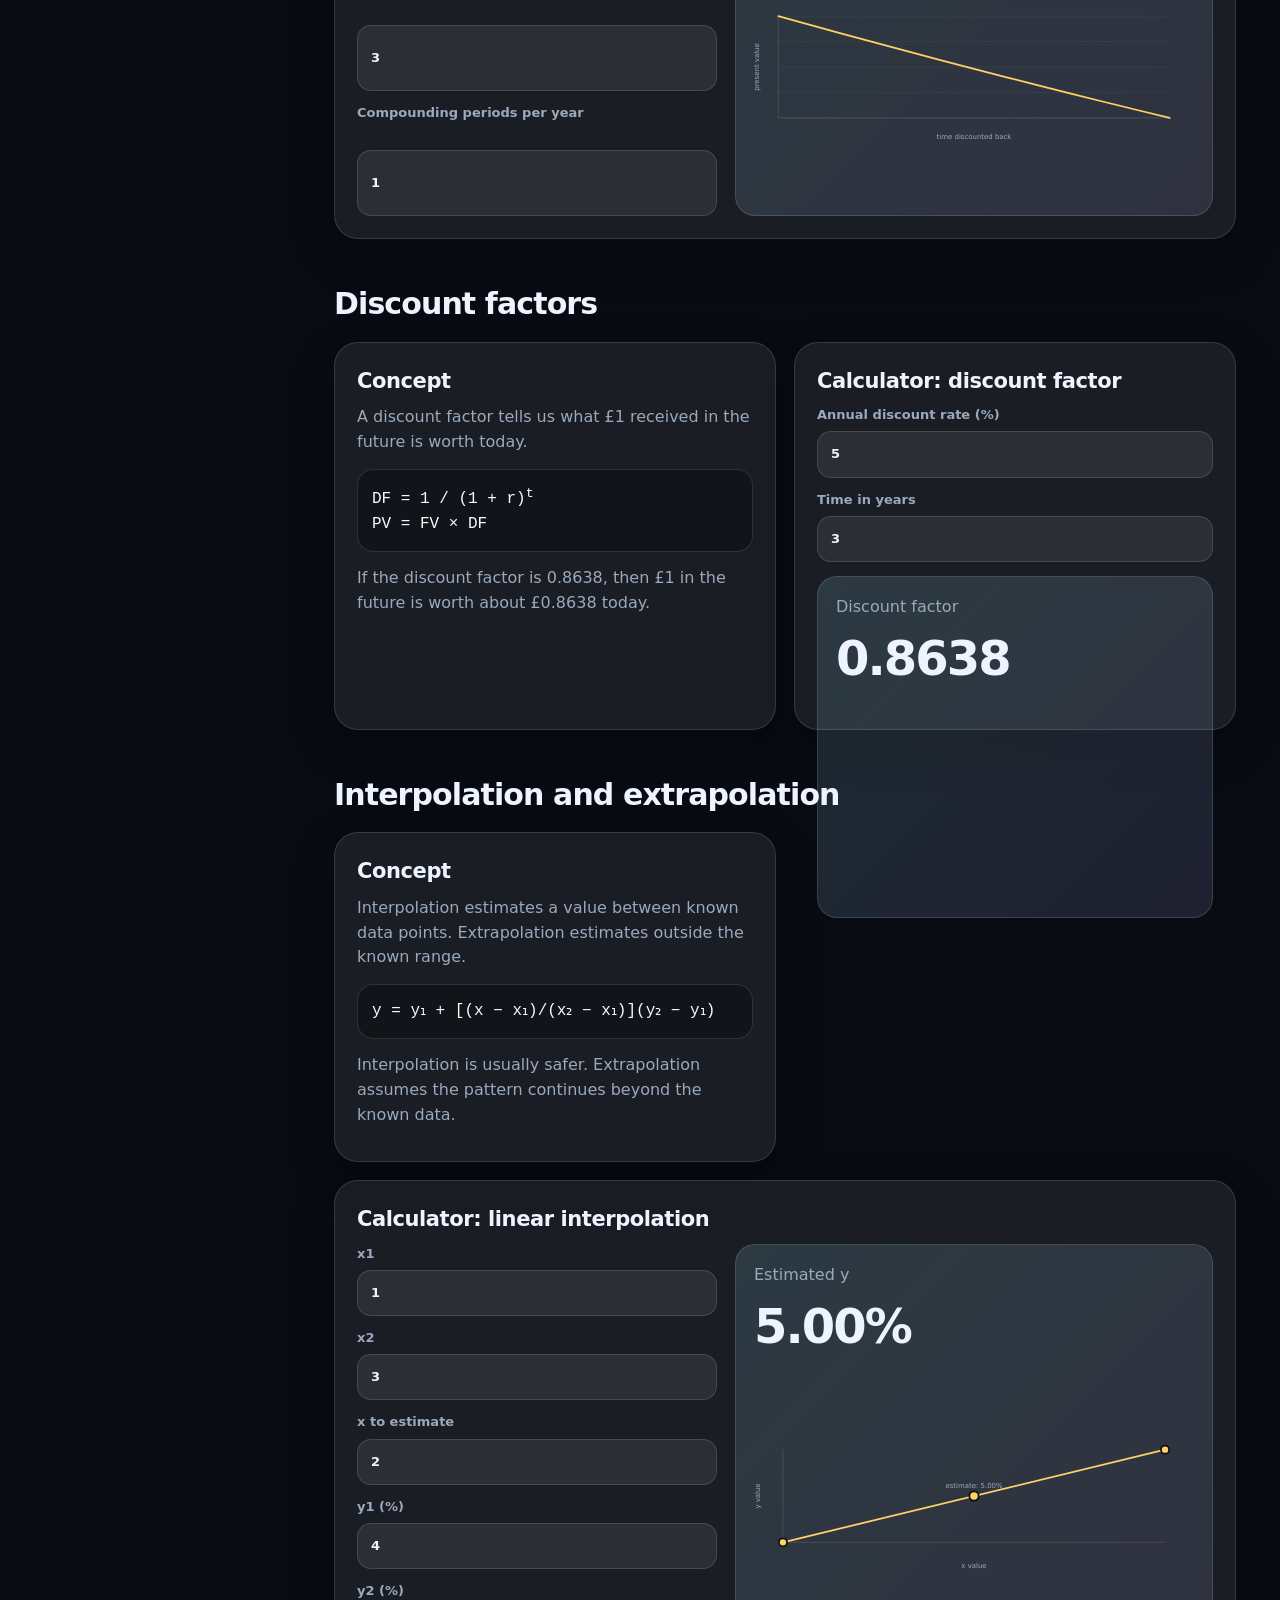
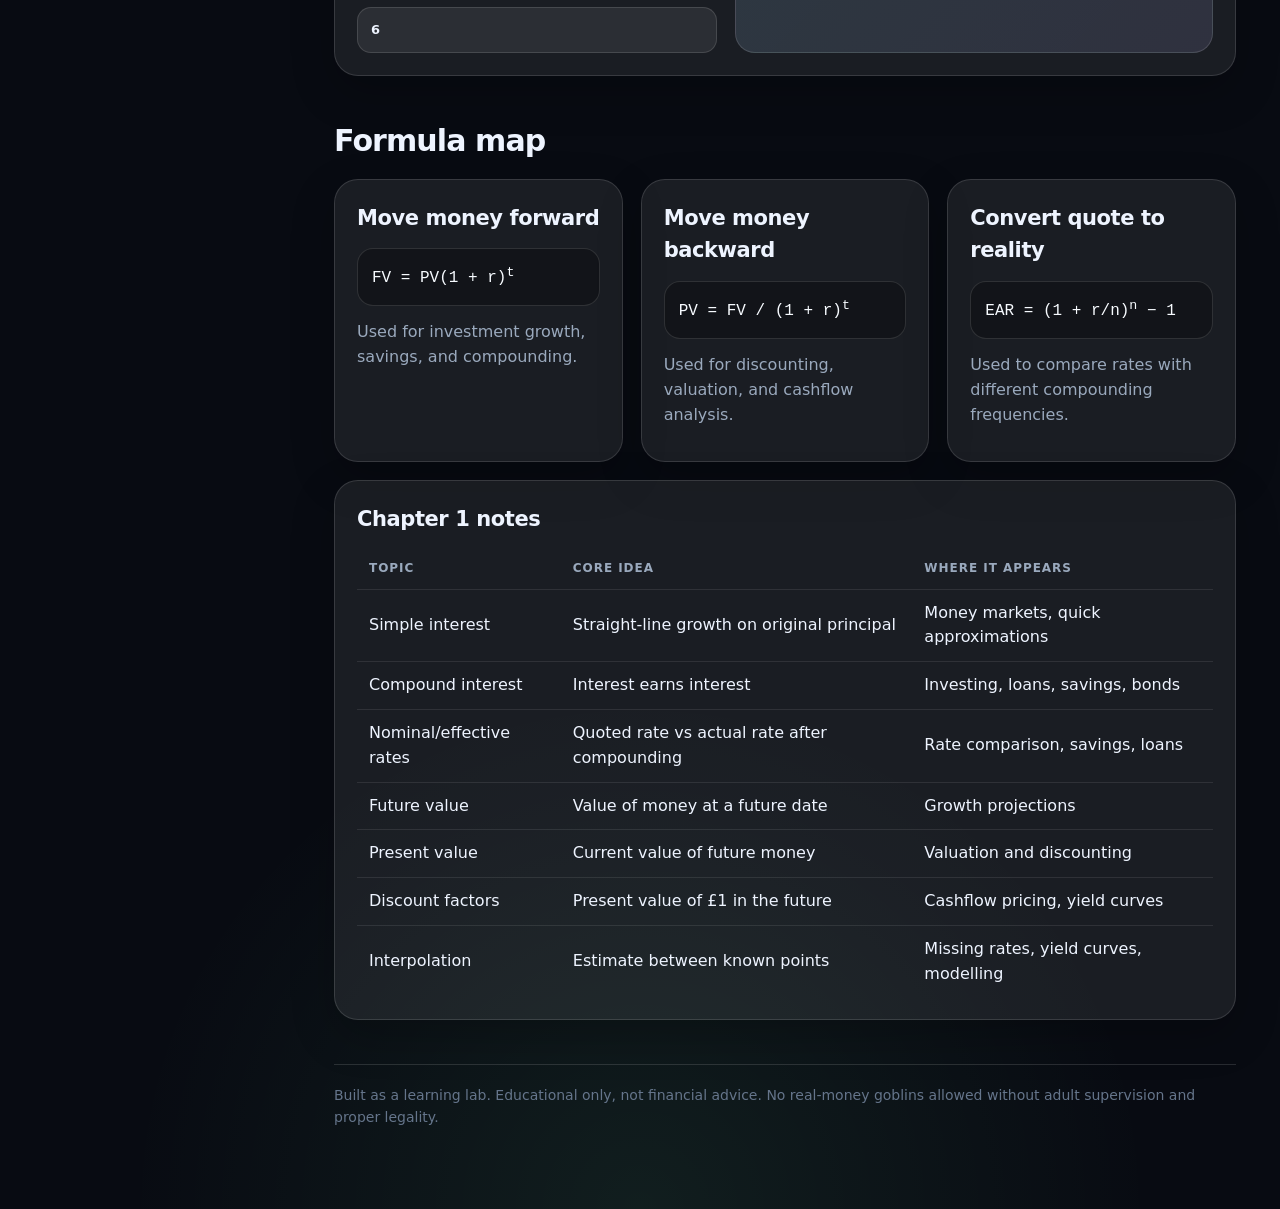
<file: index(3).html>
<!doctype html>
<html lang="en">
<head>
  <meta charset="utf-8" />
  <meta name="viewport" content="width=device-width, initial-scale=1" />
  <title>Finance Formula Lab | Chapter 1</title>
  <meta name="description" content="Interactive Chapter 1 finance arithmetic notes and calculators." />

  <style>
    :root {
      --bg: #080b12;
      --panel: rgba(255,255,255,0.075);
      --panel-2: rgba(255,255,255,0.11);
      --panel-3: rgba(255,255,255,0.16);
      --text: #eef4ff;
      --muted: #9aa9bd;
      --faint: #65758b;
      --line: rgba(255,255,255,0.13);
      --blue: #66e3ff;
      --violet: #9b8cff;
      --green: #7CFFB2;
      --gold: #ffd166;
      --red: #ff6b7a;
      --shadow: 0 20px 70px rgba(0,0,0,0.45);
      --radius: 24px;
      --mono: ui-monospace, SFMono-Regular, Menlo, Monaco, Consolas, "Liberation Mono", monospace;
      --sans: Inter, ui-sans-serif, system-ui, -apple-system, BlinkMacSystemFont, "Segoe UI", sans-serif;
    }

    * { box-sizing: border-box; }
    html { scroll-behavior: smooth; }
    body {
      margin: 0;
      font-family: var(--sans);
      background:
        radial-gradient(circle at 10% 0%, rgba(102, 227, 255, 0.13), transparent 28rem),
        radial-gradient(circle at 90% 5%, rgba(155, 140, 255, 0.14), transparent 30rem),
        radial-gradient(circle at 50% 100%, rgba(124, 255, 178, 0.08), transparent 32rem),
        var(--bg);
      color: var(--text);
      line-height: 1.55;
    }

    a { color: inherit; text-decoration: none; }
    .shell { min-height: 100vh; display: grid; grid-template-columns: 290px 1fr; }
    .sidebar {
      position: sticky;
      top: 0;
      height: 100vh;
      padding: 28px 22px;
      border-right: 1px solid var(--line);
      background: rgba(8, 11, 18, 0.72);
      backdrop-filter: blur(22px);
      overflow-y: auto;
    }

    .brand {
      display: flex;
      align-items: center;
      gap: 12px;
      margin-bottom: 26px;
    }
    .logo {
      width: 44px;
      height: 44px;
      display: grid;
      place-items: center;
      border-radius: 14px;
      background: linear-gradient(135deg, var(--blue), var(--violet));
      color: #071018;
      font-weight: 900;
      box-shadow: 0 10px 30px rgba(102,227,255,0.18);
    }
    .brand h1 { font-size: 16px; line-height: 1.15; margin: 0; }
    .brand span { display: block; color: var(--muted); font-size: 12px; margin-top: 3px; }

    .search {
      width: 100%;
      padding: 12px 13px;
      border-radius: 14px;
      border: 1px solid var(--line);
      background: rgba(255,255,255,0.07);
      color: var(--text);
      outline: none;
      margin-bottom: 18px;
    }
    .search::placeholder { color: var(--faint); }

    .nav-title {
      font-size: 11px;
      color: var(--faint);
      text-transform: uppercase;
      letter-spacing: .14em;
      margin: 18px 0 8px;
    }
    .nav {
      display: grid;
      gap: 6px;
    }
    .nav a {
      color: var(--muted);
      padding: 8px 10px;
      border-radius: 12px;
      font-size: 14px;
    }
    .nav a:hover,
    .nav a.active {
      background: rgba(255,255,255,0.09);
      color: var(--text);
    }

    main {
      padding: 34px 44px 80px;
      max-width: 1240px;
      width: 100%;
      margin: 0 auto;
    }

    .hero {
      padding: 42px;
      border: 1px solid var(--line);
      background:
        linear-gradient(135deg, rgba(255,255,255,0.12), rgba(255,255,255,0.055)),
        radial-gradient(circle at 80% 20%, rgba(102,227,255,.18), transparent 22rem);
      border-radius: calc(var(--radius) + 8px);
      box-shadow: var(--shadow);
      position: relative;
      overflow: hidden;
    }
    .hero::after {
      content: "";
      position: absolute;
      width: 340px;
      height: 340px;
      border-radius: 999px;
      background: radial-gradient(circle, rgba(255,209,102,.16), transparent 68%);
      right: -130px;
      top: -110px;
      pointer-events: none;
    }
    .eyebrow {
      display: inline-flex;
      gap: 8px;
      align-items: center;
      color: var(--green);
      font-size: 13px;
      font-weight: 700;
      letter-spacing: .08em;
      text-transform: uppercase;
      margin-bottom: 16px;
    }
    .hero h2 {
      font-size: clamp(34px, 5vw, 68px);
      margin: 0 0 14px;
      line-height: .96;
      letter-spacing: -0.055em;
    }
    .hero p {
      max-width: 760px;
      color: var(--muted);
      font-size: 18px;
      margin: 0;
    }
    .hero-actions {
      display: flex;
      gap: 12px;
      flex-wrap: wrap;
      margin-top: 28px;
    }
    .button {
      border: 1px solid var(--line);
      background: rgba(255,255,255,0.09);
      padding: 12px 16px;
      border-radius: 14px;
      color: var(--text);
      font-weight: 800;
      cursor: pointer;
      transition: transform .15s ease, background .15s ease;
    }
    .button:hover { transform: translateY(-1px); background: rgba(255,255,255,0.14); }
    .button.primary {
      background: linear-gradient(135deg, var(--blue), var(--violet));
      color: #071018;
      border-color: transparent;
    }

    .section {
      margin-top: 34px;
      padding-top: 8px;
    }
    .section h3 {
      font-size: 30px;
      margin: 0 0 14px;
      letter-spacing: -0.03em;
    }
    .grid {
      display: grid;
      grid-template-columns: repeat(12, 1fr);
      gap: 18px;
    }
    .card {
      grid-column: span 6;
      border: 1px solid var(--line);
      background: var(--panel);
      border-radius: var(--radius);
      padding: 22px;
      box-shadow: 0 16px 44px rgba(0,0,0,0.22);
    }
    .card.full { grid-column: 1 / -1; }
    .card.third { grid-column: span 4; }
    .card h4 {
      font-size: 21px;
      margin: 0 0 8px;
      letter-spacing: -0.02em;
    }
    .card p { color: var(--muted); margin: 0 0 12px; }
    .formula {
      font-family: var(--mono);
      background: rgba(0,0,0,0.28);
      border: 1px solid rgba(255,255,255,0.12);
      border-radius: 16px;
      padding: 14px;
      color: #f7fbff;
      overflow-x: auto;
      margin: 14px 0;
    }
    .pill-row { display: flex; flex-wrap: wrap; gap: 8px; margin-top: 14px; }
    .pill {
      font-size: 12px;
      color: var(--muted);
      border: 1px solid var(--line);
      background: rgba(255,255,255,0.055);
      padding: 6px 10px;
      border-radius: 999px;
    }

    .calc {
      display: grid;
      grid-template-columns: minmax(260px, 360px) 1fr;
      gap: 18px;
      align-items: stretch;
    }
    .inputs {
      display: grid;
      gap: 12px;
    }
    label {
      display: grid;
      gap: 6px;
      color: var(--muted);
      font-size: 13px;
      font-weight: 700;
    }
    input {
      width: 100%;
      padding: 12px 13px;
      border-radius: 14px;
      border: 1px solid var(--line);
      background: rgba(255,255,255,0.08);
      color: var(--text);
      outline: none;
      font: inherit;
    }
    input:focus { border-color: rgba(102,227,255,0.55); box-shadow: 0 0 0 4px rgba(102,227,255,0.08); }
    .result-panel {
      border: 1px solid var(--line);
      background:
        linear-gradient(135deg, rgba(102,227,255,0.09), rgba(155,140,255,0.08)),
        rgba(255,255,255,0.055);
      border-radius: 20px;
      padding: 18px;
      min-height: 100%;
    }
    .big-number {
      font-size: clamp(28px, 4vw, 48px);
      line-height: 1;
      letter-spacing: -0.04em;
      margin: 8px 0 6px;
      font-weight: 900;
    }
    .sub-number { color: var(--muted); margin-bottom: 14px; }
    .mini-grid {
      display: grid;
      grid-template-columns: repeat(2, minmax(0,1fr));
      gap: 10px;
      margin-top: 14px;
    }
    .metric {
      padding: 12px;
      border-radius: 16px;
      background: rgba(0,0,0,0.22);
      border: 1px solid rgba(255,255,255,0.1);
    }
    .metric span { display: block; color: var(--faint); font-size: 12px; }
    .metric strong { font-size: 18px; }

    svg.chart {
      width: 100%;
      height: 260px;
      display: block;
      overflow: visible;
      margin-top: 16px;
    }
    .axis { stroke: rgba(255,255,255,0.20); stroke-width: 1; }
    .gridline { stroke: rgba(255,255,255,0.08); stroke-width: 1; }
    .line-blue { fill: none; stroke: var(--blue); stroke-width: 3; stroke-linecap: round; stroke-linejoin: round; }
    .line-green { fill: none; stroke: var(--green); stroke-width: 3; stroke-linecap: round; stroke-linejoin: round; }
    .line-gold { fill: none; stroke: var(--gold); stroke-width: 3; stroke-linecap: round; stroke-linejoin: round; }
    .dot { fill: var(--gold); stroke: #0b0f17; stroke-width: 3; }
    .chart-label { fill: var(--muted); font: 12px var(--sans); }

    table {
      width: 100%;
      border-collapse: collapse;
      margin-top: 12px;
      overflow: hidden;
      border-radius: 16px;
    }
    th, td {
      padding: 11px 12px;
      border-bottom: 1px solid rgba(255,255,255,0.09);
      text-align: left;
    }
    th { color: var(--muted); font-size: 12px; text-transform: uppercase; letter-spacing: .08em; }
    td { color: var(--text); }
    tr:last-child td { border-bottom: 0; }

    .note {
      border-left: 4px solid var(--blue);
      padding: 12px 14px;
      background: rgba(102,227,255,0.07);
      border-radius: 0 16px 16px 0;
      color: var(--muted);
    }

    .footer {
      margin-top: 44px;
      color: var(--faint);
      border-top: 1px solid var(--line);
      padding-top: 20px;
      font-size: 14px;
    }

    @media (max-width: 980px) {
      .shell { grid-template-columns: 1fr; }
      .sidebar { position: relative; height: auto; }
      main { padding: 22px; }
      .card, .card.third { grid-column: 1 / -1; }
      .calc { grid-template-columns: 1fr; }
    }
  </style>
</head>

<body>
  <div class="shell">
    <aside class="sidebar">
      <div class="brand">
        <div class="logo">∑</div>
        <h1>Finance Formula Lab <span>Chapter 1: Financial Arithmetic Basics</span></h1>
      </div>

      <input class="search" id="searchBox" placeholder="Search topics..." />

      <div class="nav-title">Chapter 1</div>
      <nav class="nav" id="nav">
        <a href="#overview">Overview</a>
        <a href="#simple-compound">Simple & compound</a>
        <a href="#nominal-effective">Nominal & effective</a>
        <a href="#fv-pv">Future & present value</a>
        <a href="#discount-factors">Discount factors</a>
        <a href="#interpolation">Interpolation</a>
        <a href="#glossary">Formula map</a>
      </nav>

      <div class="nav-title">Calculators</div>
      <nav class="nav">
        <a href="#calc-simple-compound">Interest calculator</a>
        <a href="#calc-effective">Effective rate calculator</a>
        <a href="#calc-pv">PV calculator</a>
        <a href="#calc-discount">Discount factor calculator</a>
        <a href="#calc-interpolation">Interpolation calculator</a>
      </nav>
    </aside>

    <main>
      <section class="hero" id="overview">
        <div class="eyebrow">🧪 Interactive finance notes</div>
        <h2>Financial Arithmetic Basics</h2>
        <p>
          A clean, interactive Chapter 1 lab for interest, compounding, discounting,
          present value, future value, discount factors, and interpolation. Notes first,
          calculators beside them, no spreadsheet goblins chewing the column widths.
        </p>
        <div class="hero-actions">
          <a class="button primary" href="#calc-simple-compound">Start calculating</a>
          <a class="button" href="#glossary">See formula map</a>
        </div>
      </section>

      <section class="section" id="simple-compound" data-topic="simple compound interest">
        <h3>Simple and compound interest</h3>
        <div class="grid">
          <article class="card">
            <h4>Simple interest</h4>
            <p>Interest is calculated only on the original principal. The balance grows in a straight line.</p>
            <div class="formula">A = P(1 + rt)<br>I = Prt</div>
            <p>For £1,000 at 5% for 3 years, simple interest gives £1,150.</p>
            <div class="pill-row">
              <span class="pill">linear growth</span>
              <span class="pill">no interest-on-interest</span>
              <span class="pill">quick approximations</span>
            </div>
          </article>

          <article class="card">
            <h4>Compound interest</h4>
            <p>Interest is calculated on the growing balance. Interest itself starts earning interest.</p>
            <div class="formula">FV = PV(1 + r)<sup>t</sup><br>FV = PV(1 + r/n)<sup>nt</sup></div>
            <p>For £1,000 at 5% for 3 years, annual compounding gives about £1,157.63.</p>
            <div class="pill-row">
              <span class="pill">curved growth</span>
              <span class="pill">interest-on-interest</span>
              <span class="pill">investing engine</span>
            </div>
          </article>

          <article class="card full" id="calc-simple-compound">
            <h4>Calculator: simple vs compound interest</h4>
            <div class="calc">
              <div class="inputs">
                <label>Principal
                  <input id="sc-principal" type="number" value="1000" step="50">
                </label>
                <label>Annual interest rate (%)
                  <input id="sc-rate" type="number" value="5" step="0.1">
                </label>
                <label>Time in years
                  <input id="sc-years" type="number" value="3" step="0.5">
                </label>
                <label>Compounding periods per year
                  <input id="sc-compounds" type="number" value="1" min="1" step="1">
                </label>
              </div>
              <div class="result-panel">
                <div class="sub-number">Final amount comparison</div>
                <div class="mini-grid">
                  <div class="metric"><span>Simple amount</span><strong id="sc-simple">£0.00</strong></div>
                  <div class="metric"><span>Compound amount</span><strong id="sc-compound">£0.00</strong></div>
                  <div class="metric"><span>Difference</span><strong id="sc-diff">£0.00</strong></div>
                  <div class="metric"><span>Growth edge</span><strong id="sc-edge">0.00%</strong></div>
                </div>
                <svg class="chart" id="sc-chart" viewBox="0 0 760 260" role="img" aria-label="Interest growth chart"></svg>
              </div>
            </div>
          </article>
        </div>
      </section>

      <section class="section" id="nominal-effective" data-topic="nominal effective rates">
        <h3>Nominal and effective rates</h3>
        <div class="grid">
          <article class="card">
            <h4>The difference</h4>
            <p>A nominal rate is the quoted annual rate. The effective annual rate is what actually happens after compounding.</p>
            <div class="formula">EAR = (1 + r/n)<sup>n</sup> − 1</div>
            <p>More frequent compounding increases the effective rate.</p>
          </article>

          <article class="card">
            <h4>Example</h4>
            <p>12% nominal compounded monthly:</p>
            <div class="formula">EAR = (1 + 0.12/12)<sup>12</sup> − 1 ≈ 12.68%</div>
            <p>The headline says 12%, but the actual annual rate is about 12.68%.</p>
          </article>

          <article class="card full" id="calc-effective">
            <h4>Calculator: effective annual rate</h4>
            <div class="calc">
              <div class="inputs">
                <label>Nominal annual rate (%)
                  <input id="er-rate" type="number" value="12" step="0.1">
                </label>
                <label>Compounding periods per year
                  <input id="er-n" type="number" value="12" min="1" step="1">
                </label>
              </div>
              <div class="result-panel">
                <div class="sub-number">Effective annual rate</div>
                <div class="big-number" id="er-output">0.00%</div>
                <table>
                  <thead><tr><th>Compounding</th><th>Effective annual rate</th></tr></thead>
                  <tbody id="er-table"></tbody>
                </table>
              </div>
            </div>
          </article>
        </div>
      </section>

      <section class="section" id="fv-pv" data-topic="future value present value time value of money">
        <h3>Future value and present value</h3>
        <div class="grid">
          <article class="card">
            <h4>Future value</h4>
            <p>Future value moves money forward through time.</p>
            <div class="formula">FV = PV(1 + r)<sup>t</sup></div>
            <p>It asks: what does money today become later?</p>
          </article>

          <article class="card">
            <h4>Present value</h4>
            <p>Present value discounts money backward through time.</p>
            <div class="formula">PV = FV / (1 + r)<sup>t</sup></div>
            <p>It asks: what is future money worth today?</p>
          </article>

          <article class="card full" id="calc-pv">
            <h4>Calculator: present value</h4>
            <div class="calc">
              <div class="inputs">
                <label>Future value
                  <input id="pv-fv" type="number" value="1000" step="50">
                </label>
                <label>Annual discount rate (%)
                  <input id="pv-rate" type="number" value="5" step="0.1">
                </label>
                <label>Time in years
                  <input id="pv-years" type="number" value="3" step="0.5">
                </label>
                <label>Compounding periods per year
                  <input id="pv-n" type="number" value="1" min="1" step="1">
                </label>
              </div>
              <div class="result-panel">
                <div class="sub-number">Present value</div>
                <div class="big-number" id="pv-output">£0.00</div>
                <div class="mini-grid">
                  <div class="metric"><span>Discount factor</span><strong id="pv-df">0.0000</strong></div>
                  <div class="metric"><span>Value lost to time</span><strong id="pv-loss">£0.00</strong></div>
                </div>
                <svg class="chart" id="pv-chart" viewBox="0 0 760 260" role="img" aria-label="Present value chart"></svg>
              </div>
            </div>
          </article>
        </div>
      </section>

      <section class="section" id="discount-factors" data-topic="discount factors">
        <h3>Discount factors</h3>
        <div class="grid">
          <article class="card">
            <h4>Concept</h4>
            <p>A discount factor tells us what £1 received in the future is worth today.</p>
            <div class="formula">DF = 1 / (1 + r)<sup>t</sup><br>PV = FV × DF</div>
            <p>If the discount factor is 0.8638, then £1 in the future is worth about £0.8638 today.</p>
          </article>

          <article class="card" id="calc-discount">
            <h4>Calculator: discount factor</h4>
            <div class="inputs">
              <label>Annual discount rate (%)
                <input id="df-rate" type="number" value="5" step="0.1">
              </label>
              <label>Time in years
                <input id="df-years" type="number" value="3" step="0.5">
              </label>
            </div>
            <div class="result-panel" style="margin-top:14px">
              <div class="sub-number">Discount factor</div>
              <div class="big-number" id="df-output">0.0000</div>
            </div>
          </article>
        </div>
      </section>

      <section class="section" id="interpolation" data-topic="interpolation extrapolation">
        <h3>Interpolation and extrapolation</h3>
        <div class="grid">
          <article class="card">
            <h4>Concept</h4>
            <p>Interpolation estimates a value between known data points. Extrapolation estimates outside the known range.</p>
            <div class="formula">y = y₁ + [(x − x₁)/(x₂ − x₁)](y₂ − y₁)</div>
            <p>Interpolation is usually safer. Extrapolation assumes the pattern continues beyond the known data.</p>
          </article>

          <article class="card full" id="calc-interpolation">
            <h4>Calculator: linear interpolation</h4>
            <div class="calc">
              <div class="inputs">
                <label>x1
                  <input id="ip-x1" type="number" value="1" step="0.1">
                </label>
                <label>x2
                  <input id="ip-x2" type="number" value="3" step="0.1">
                </label>
                <label>x to estimate
                  <input id="ip-x" type="number" value="2" step="0.1">
                </label>
                <label>y1 (%)
                  <input id="ip-y1" type="number" value="4" step="0.1">
                </label>
                <label>y2 (%)
                  <input id="ip-y2" type="number" value="6" step="0.1">
                </label>
              </div>
              <div class="result-panel">
                <div class="sub-number">Estimated y</div>
                <div class="big-number" id="ip-output">0.00%</div>
                <svg class="chart" id="ip-chart" viewBox="0 0 760 260" role="img" aria-label="Interpolation chart"></svg>
              </div>
            </div>
          </article>
        </div>
      </section>

      <section class="section" id="glossary" data-topic="formula map variables chapter">
        <h3>Formula map</h3>
        <div class="grid">
          <article class="card third">
            <h4>Move money forward</h4>
            <div class="formula">FV = PV(1 + r)<sup>t</sup></div>
            <p>Used for investment growth, savings, and compounding.</p>
          </article>
          <article class="card third">
            <h4>Move money backward</h4>
            <div class="formula">PV = FV / (1 + r)<sup>t</sup></div>
            <p>Used for discounting, valuation, and cashflow analysis.</p>
          </article>
          <article class="card third">
            <h4>Convert quote to reality</h4>
            <div class="formula">EAR = (1 + r/n)<sup>n</sup> − 1</div>
            <p>Used to compare rates with different compounding frequencies.</p>
          </article>

          <article class="card full">
            <h4>Chapter 1 notes</h4>
            <table>
              <thead><tr><th>Topic</th><th>Core idea</th><th>Where it appears</th></tr></thead>
              <tbody>
                <tr><td>Simple interest</td><td>Straight-line growth on original principal</td><td>Money markets, quick approximations</td></tr>
                <tr><td>Compound interest</td><td>Interest earns interest</td><td>Investing, loans, savings, bonds</td></tr>
                <tr><td>Nominal/effective rates</td><td>Quoted rate vs actual rate after compounding</td><td>Rate comparison, savings, loans</td></tr>
                <tr><td>Future value</td><td>Value of money at a future date</td><td>Growth projections</td></tr>
                <tr><td>Present value</td><td>Current value of future money</td><td>Valuation and discounting</td></tr>
                <tr><td>Discount factors</td><td>Present value of £1 in the future</td><td>Cashflow pricing, yield curves</td></tr>
                <tr><td>Interpolation</td><td>Estimate between known points</td><td>Missing rates, yield curves, modelling</td></tr>
              </tbody>
            </table>
          </article>
        </div>
      </section>

      <div class="footer">
        Built as a learning lab. Educational only, not financial advice. No real-money goblins allowed without adult supervision and proper legality.
      </div>
    </main>
  </div>

  <script>
    const money = new Intl.NumberFormat("en-GB", { style: "currency", currency: "GBP" });
    const pct = (x, dp = 2) => `${(x * 100).toFixed(dp)}%`;
    const num = (id) => Number(document.getElementById(id).value || 0);

    function pointsToPath(points, w=700, h=200, pad=30) {
      const xs = points.map(p => p.x), ys = points.map(p => p.y);
      const minX = Math.min(...xs), maxX = Math.max(...xs);
      const minY = Math.min(...ys), maxY = Math.max(...ys);
      const spanX = maxX - minX || 1;
      const spanY = maxY - minY || 1;
      return points.map((p, i) => {
        const x = pad + ((p.x - minX) / spanX) * (w - pad * 2);
        const y = pad + (1 - ((p.y - minY) / spanY)) * (h - pad * 2);
        return `${i === 0 ? "M" : "L"} ${x.toFixed(2)} ${y.toFixed(2)}`;
      }).join(" ");
    }

    function drawLineChart(svgId, series, labels = {}) {
      const svg = document.getElementById(svgId);
      const w = 760, h = 260, pad = 42;
      const all = series.flatMap(s => s.points);
      const xs = all.map(p => p.x), ys = all.map(p => p.y);
      const minX = Math.min(...xs), maxX = Math.max(...xs);
      const minY = Math.min(...ys), maxY = Math.max(...ys);
      const safeSpanY = (maxY - minY) || 1;

      function sx(x) { return pad + ((x - minX) / ((maxX - minX) || 1)) * (w - pad * 2); }
      function sy(y) { return pad + (1 - ((y - minY) / safeSpanY)) * (h - pad * 2); }

      let html = "";
      for (let i = 0; i <= 4; i++) {
        const y = pad + i * ((h - pad * 2) / 4);
        html += `<line class="gridline" x1="${pad}" y1="${y}" x2="${w-pad}" y2="${y}"></line>`;
      }
      html += `<line class="axis" x1="${pad}" y1="${h-pad}" x2="${w-pad}" y2="${h-pad}"></line>`;
      html += `<line class="axis" x1="${pad}" y1="${pad}" x2="${pad}" y2="${h-pad}"></line>`;

      for (const s of series) {
        const d = s.points.map((p, i) => `${i ? "L" : "M"} ${sx(p.x).toFixed(2)} ${sy(p.y).toFixed(2)}`).join(" ");
        html += `<path class="${s.className}" d="${d}"></path>`;
      }

      if (labels.x) html += `<text class="chart-label" x="${w/2}" y="${h-6}" text-anchor="middle">${labels.x}</text>`;
      if (labels.y) html += `<text class="chart-label" x="8" y="${h/2}" transform="rotate(-90 8 ${h/2})" text-anchor="middle">${labels.y}</text>`;

      svg.innerHTML = html;
    }

    function drawInterpolationChart() {
      const x1 = num("ip-x1"), x2 = num("ip-x2"), x = num("ip-x");
      const y1 = num("ip-y1"), y2 = num("ip-y2");
      const y = y1 + ((x - x1) / (x2 - x1 || 1)) * (y2 - y1);
      document.getElementById("ip-output").textContent = `${y.toFixed(2)}%`;

      const svg = document.getElementById("ip-chart");
      const w = 760, h = 260, pad = 50;
      const minX = Math.min(x1, x2, x), maxX = Math.max(x1, x2, x);
      const minY = Math.min(y1, y2, y), maxY = Math.max(y1, y2, y);
      const sx = val => pad + ((val - minX) / ((maxX - minX) || 1)) * (w - pad*2);
      const sy = val => pad + (1 - ((val - minY) / ((maxY - minY) || 1))) * (h - pad*2);

      svg.innerHTML = `
        <line class="axis" x1="${pad}" y1="${h-pad}" x2="${w-pad}" y2="${h-pad}"></line>
        <line class="axis" x1="${pad}" y1="${pad}" x2="${pad}" y2="${h-pad}"></line>
        <path class="line-gold" d="M ${sx(x1)} ${sy(y1)} L ${sx(x2)} ${sy(y2)}"></path>
        <circle class="dot" cx="${sx(x1)}" cy="${sy(y1)}" r="7"></circle>
        <circle class="dot" cx="${sx(x2)}" cy="${sy(y2)}" r="7"></circle>
        <circle class="dot" cx="${sx(x)}" cy="${sy(y)}" r="8"></circle>
        <text class="chart-label" x="${sx(x)}" y="${sy(y)-14}" text-anchor="middle">estimate: ${y.toFixed(2)}%</text>
        <text class="chart-label" x="${w/2}" y="${h-6}" text-anchor="middle">x value</text>
        <text class="chart-label" x="10" y="${h/2}" transform="rotate(-90 10 ${h/2})" text-anchor="middle">y value</text>
      `;
    }

    function updateSimpleCompound() {
      const P = num("sc-principal");
      const r = num("sc-rate") / 100;
      const t = num("sc-years");
      const n = Math.max(num("sc-compounds"), 1);

      const simple = P * (1 + r * t);
      const compound = P * Math.pow(1 + r / n, n * t);
      const diff = compound - simple;

      document.getElementById("sc-simple").textContent = money.format(simple);
      document.getElementById("sc-compound").textContent = money.format(compound);
      document.getElementById("sc-diff").textContent = money.format(diff);
      document.getElementById("sc-edge").textContent = pct(diff / simple);

      const steps = Math.max(2, Math.ceil(t * 4));
      const simplePts = [], compPts = [];
      for (let i = 0; i <= steps; i++) {
        const year = (t / steps) * i;
        simplePts.push({ x: year, y: P * (1 + r * year) });
        compPts.push({ x: year, y: P * Math.pow(1 + r / n, n * year) });
      }
      drawLineChart("sc-chart", [
        { points: simplePts, className: "line-blue" },
        { points: compPts, className: "line-green" }
      ], { x: "time", y: "amount" });
    }

    function updateEffectiveRate() {
      const r = num("er-rate") / 100;
      const n = Math.max(num("er-n"), 1);
      const ear = Math.pow(1 + r/n, n) - 1;
      document.getElementById("er-output").textContent = pct(ear);

      const options = [
        ["Annually", 1],
        ["Semi-annually", 2],
        ["Quarterly", 4],
        ["Monthly", 12],
        ["Daily", 365]
      ];
      document.getElementById("er-table").innerHTML = options.map(([name, periods]) => {
        const value = Math.pow(1 + r/periods, periods) - 1;
        return `<tr><td>${name}</td><td>${pct(value)}</td></tr>`;
      }).join("");
    }

    function updatePV() {
      const FV = num("pv-fv");
      const r = num("pv-rate") / 100;
      const t = num("pv-years");
      const n = Math.max(num("pv-n"), 1);
      const df = 1 / Math.pow(1 + r/n, n*t);
      const pv = FV * df;
      document.getElementById("pv-output").textContent = money.format(pv);
      document.getElementById("pv-df").textContent = df.toFixed(4);
      document.getElementById("pv-loss").textContent = money.format(FV - pv);

      const steps = Math.max(2, Math.ceil(t * 4));
      const pts = [];
      for (let i = 0; i <= steps; i++) {
        const year = (t / steps) * i;
        const value = FV / Math.pow(1 + r/n, n*year);
        pts.push({ x: year, y: value });
      }
      drawLineChart("pv-chart", [{ points: pts, className: "line-gold" }], { x: "time discounted back", y: "present value" });
    }

    function updateDF() {
      const r = num("df-rate") / 100;
      const t = num("df-years");
      const df = 1 / Math.pow(1 + r, t);
      document.getElementById("df-output").textContent = df.toFixed(4);
    }

    function updateAll() {
      updateSimpleCompound();
      updateEffectiveRate();
      updatePV();
      updateDF();
      drawInterpolationChart();
    }

    document.querySelectorAll("input").forEach(input => input.addEventListener("input", updateAll));
    updateAll();

    const navLinks = [...document.querySelectorAll(".nav a")];
    const sectionIds = navLinks.map(a => a.getAttribute("href")).filter(h => h.startsWith("#"));
    const observer = new IntersectionObserver((entries) => {
      entries.forEach(entry => {
        if (entry.isIntersecting) {
          navLinks.forEach(a => a.classList.toggle("active", a.getAttribute("href") === `#${entry.target.id}`));
        }
      });
    }, { rootMargin: "-30% 0px -55% 0px" });

    sectionIds.forEach(id => {
      const el = document.querySelector(id);
      if (el) observer.observe(el);
    });

    document.getElementById("searchBox").addEventListener("input", (e) => {
      const q = e.target.value.trim().toLowerCase();
      document.querySelectorAll("[data-topic]").forEach(section => {
        const text = (section.dataset.topic + " " + section.innerText).toLowerCase();
        section.style.display = !q || text.includes(q) ? "" : "none";
      });
    });
  </script>
</body>
</html>
</file>
